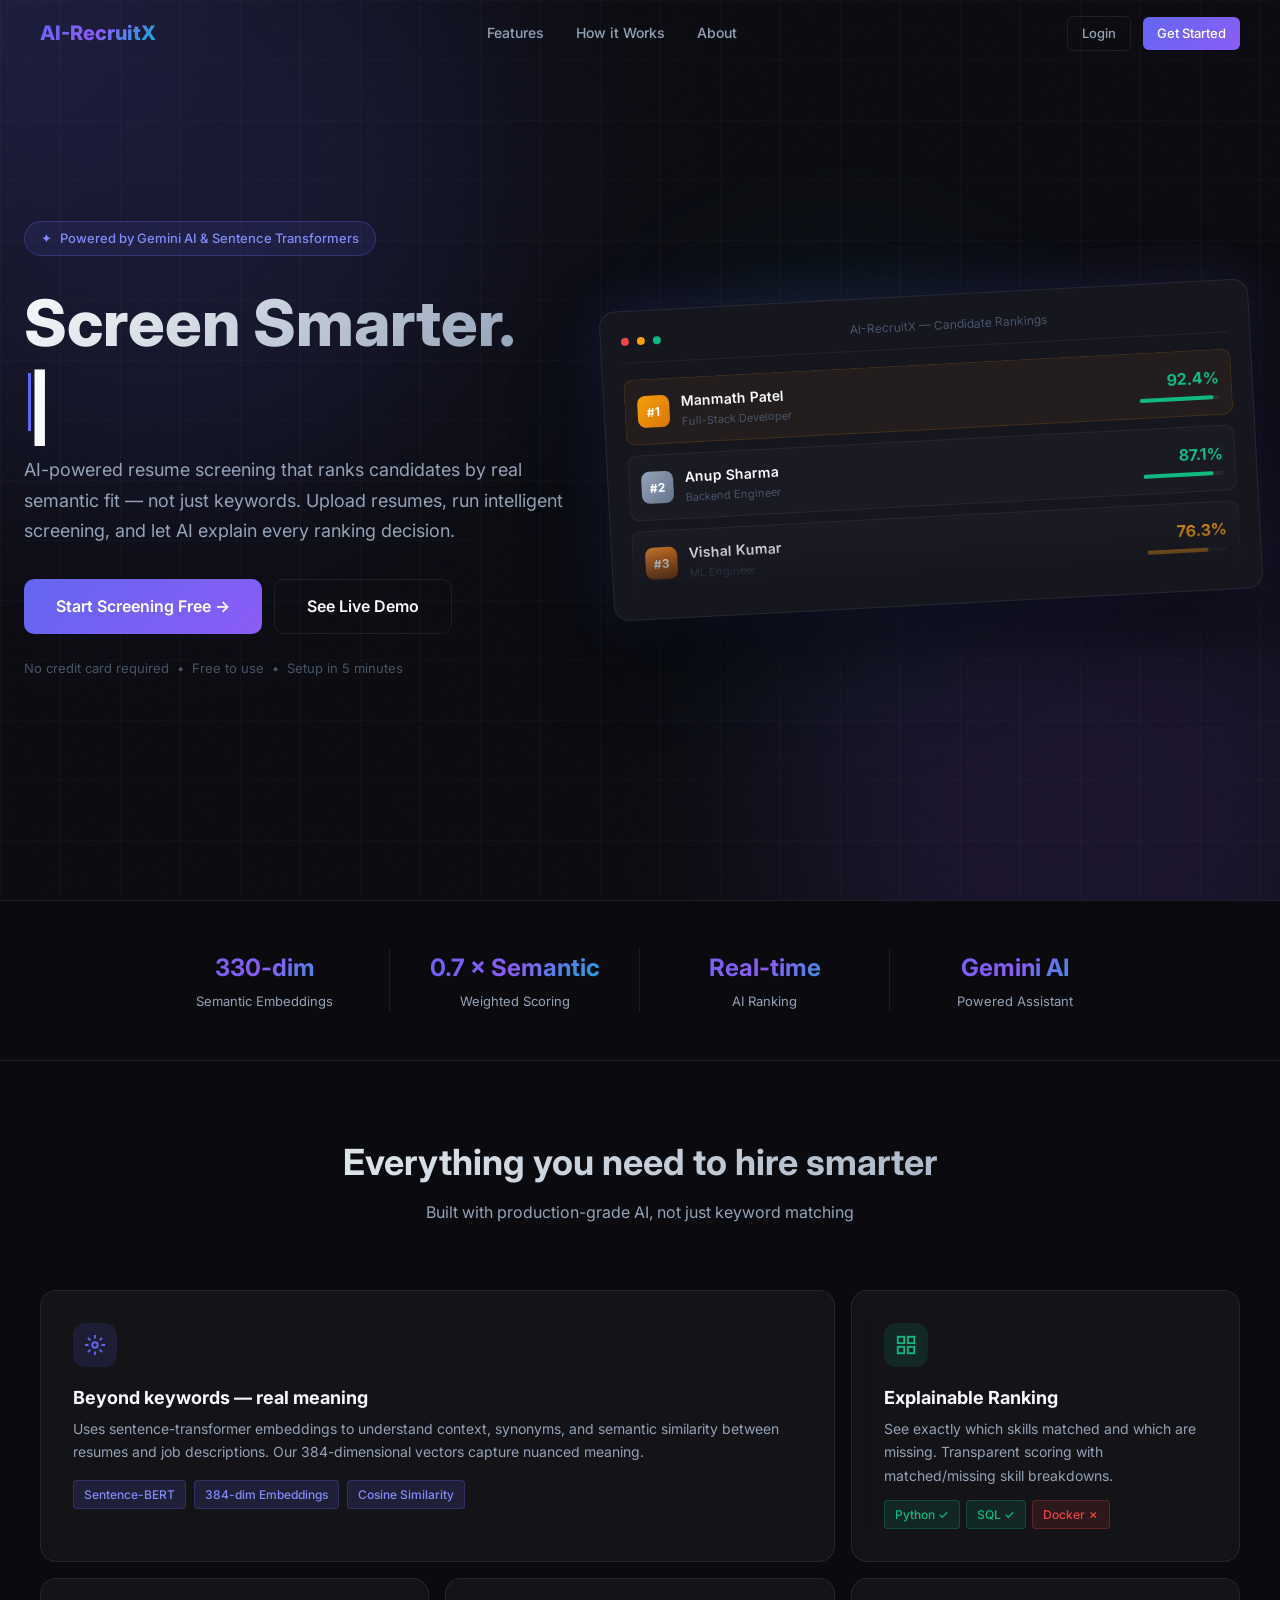
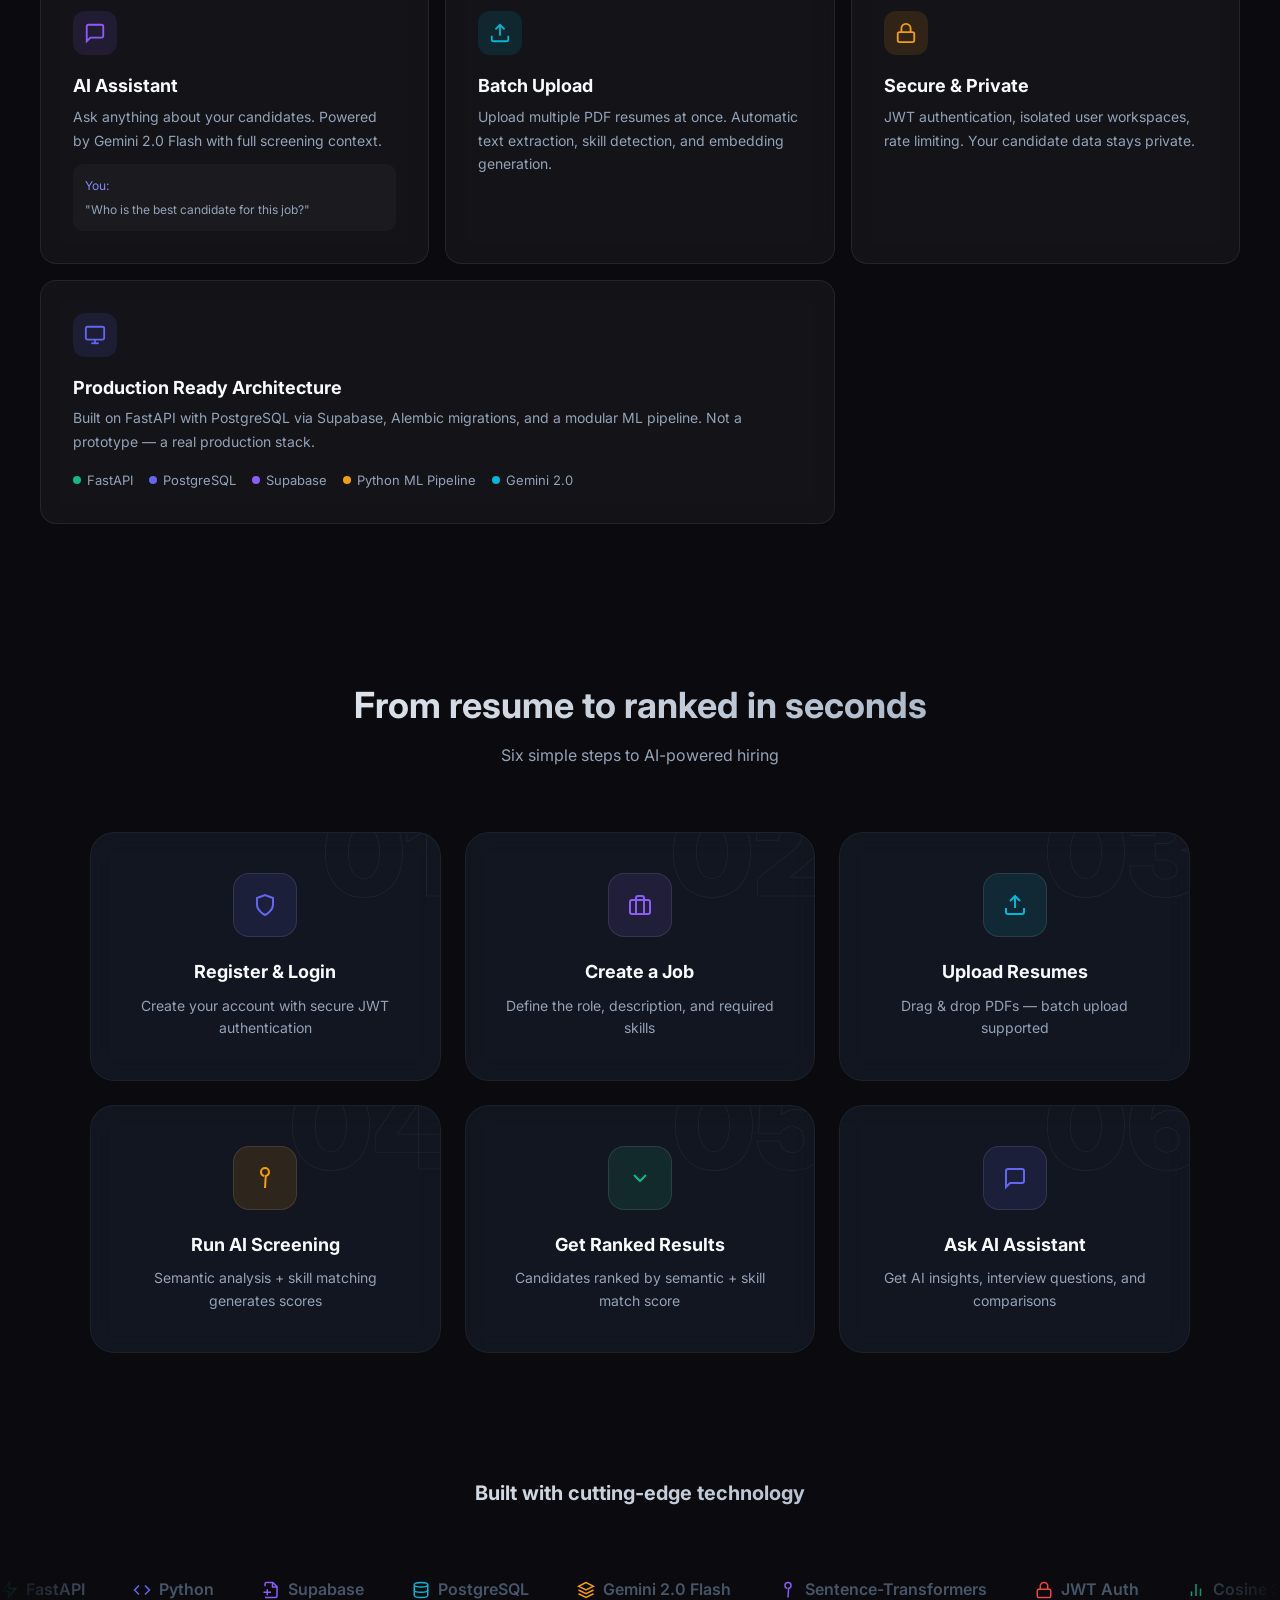
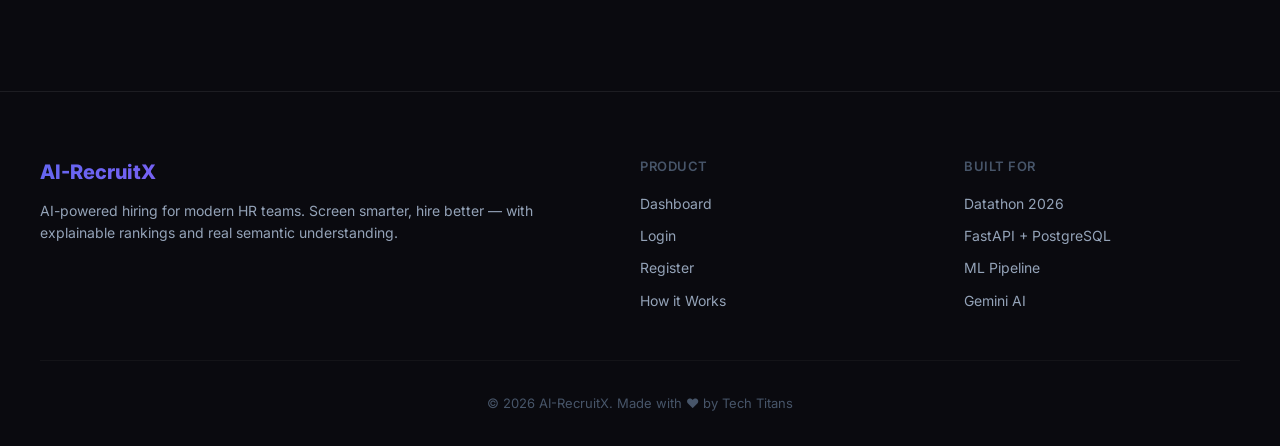
<file: frontend/index.html>
<!DOCTYPE html>
<html lang="en">

<head>
    <meta charset="UTF-8">
    <meta name="viewport" content="width=device-width, initial-scale=1.0">
    <meta name="description"
        content="AI-RecruitX — AI-powered resume screening that ranks candidates by real semantic fit. Upload resumes, run intelligent screening, and let AI explain every ranking decision.">
    <title>AI-RecruitX — AI-Powered Resume Screening & Job Matching</title>
    <link rel="preconnect" href="https://fonts.googleapis.com">
    <link rel="preconnect" href="https://fonts.gstatic.com" crossorigin>
    <link href="https://fonts.googleapis.com/css2?family=Inter:wght@300;400;500;600;700;800;900&display=swap"
        rel="stylesheet">
    <link rel="stylesheet" href="css/styles.css">
</head>

<body>

    <!-- ============ CURSOR GLOW ============ -->
    <div class="cursor-glow" id="cursorGlow"></div>

    <!-- ============ NAVBAR ============ -->
    <nav class="landing-nav" id="landingNav">
        <a href="index.html" class="nav-logo gradient-text-accent">AI-RecruitX</a>
        <ul class="nav-links">
            <li><a href="#features">Features</a></li>
            <li><a href="#how-it-works">How it Works</a></li>
            <li><a href="#tech">About</a></li>
        </ul>
        <div class="nav-actions">
            <a href="login.html" class="btn btn-ghost btn-sm"
                onclick="event.preventDefault(); navigateLanding('login.html');">Login</a>
            <a href="register.html" class="btn btn-primary btn-sm"
                onclick="event.preventDefault(); navigateLanding('register.html');">Get Started</a>
        </div>
    </nav>

    <!-- ============ HERO ============ -->
    <section class="hero">
        <!-- Background layers -->
        <div class="hero-bg">
            <div class="hero-orb"
                style="top:-200px; left:-200px; width:700px; height:700px; background:#6366f1; opacity:0.15; filter:blur(120px); animation: orbMove1 8s ease-in-out infinite;">
            </div>
            <div class="hero-orb"
                style="bottom:-200px; right:-100px; width:600px; height:600px; background:#8b5cf6; opacity:0.12; filter:blur(100px); animation: orbMove2 11s ease-in-out infinite;">
            </div>
            <div class="hero-orb"
                style="top:30%; left:50%; width:400px; height:400px; background:#06b6d4; opacity:0.08; filter:blur(80px); animation: orbMove3 14s ease-in-out infinite;">
            </div>
            <div class="hero-noise"></div>
            <div class="hero-grid"></div>
        </div>

        <!-- Hero content -->
        <div class="hero-content"
            style="max-width:1400px; margin:0 auto; display:flex; align-items:center; justify-content:space-between; gap:40px; text-align:left; padding-top:0px; width:100%;">
            <!-- Left Column: Text -->
            <div style="flex: 0 1 600px; min-width: 0;">
                <div class="hero-badge" style="margin-left:0; align-items:flex-start;">
                    <span>✦</span> Powered by Gemini AI &amp; Sentence Transformers
                </div>

                <h1 class="hero-headline" style="font-size:64px; text-align:left; margin-left:0;">
                    <span id="typewriterLine1" class="gradient-text"></span><br>
                    <span id="typewriterLine2" class="gradient-text-accent"></span>
                    <span class="typewriter-cursor" id="typewriterCursor">|</span>
                </h1>

                <p class="hero-subtext" style="max-width:100%; margin:24px 0 32px 0; text-align:left; margin-left:0;">
                    AI-powered resume screening that ranks candidates by real semantic
                    fit — not just keywords. Upload resumes, run intelligent screening,
                    and let AI explain every ranking decision.
                </p>

                <div class="hero-cta" style="justify-content:flex-start; margin-left:0;">
                    <a href="register.html" class="btn btn-primary btn-lg"
                        onclick="event.preventDefault(); navigateLanding('register.html');">
                        Start Screening Free →
                    </a>
                    <a href="#how-it-works" class="btn btn-secondary btn-lg">
                        See Live Demo
                    </a>
                </div>

                <p class="hero-trust" style="text-align:left; margin-left:0;">No credit card required &nbsp;•&nbsp; Free
                    to use &nbsp;•&nbsp; Setup in 5 minutes</p>
            </div>

            <!-- Right Column: Mockup -->
            <div style="flex: 0 1 720px; min-width: 400px;">
                <!-- Floating mockup -->
                <div class="hero-mockup" style="margin-top:0;">
                    <div class="mockup-card" style="max-width:720px; transform:rotate(-3deg); width:100%;">
                        <!-- Title bar -->
                        <div
                            style="display:flex; align-items:center; gap:8px; margin-bottom:16px; padding-bottom:12px; border-bottom:1px solid rgba(255,255,255,0.06);">
                            <div style="width:8px; height:8px; border-radius:50%; background:#ef4444;"></div>
                            <div style="width:8px; height:8px; border-radius:50%; background:#f59e0b;"></div>
                            <div style="width:8px; height:8px; border-radius:50%; background:#10b981;"></div>
                            <span
                                style="flex:1; text-align:center; font-size:12px; color:var(--text-tertiary);">AI-RecruitX
                                — Candidate Rankings</span>
                        </div>
                        <!-- Scrolling candidate rows -->
                        <div class="mockup-scroll-viewport">
                            <div class="mockup-scroll-track" id="mockupScrollTrack">
                                <!-- Row 1 -->
                                <div class="mockup-row"
                                    style="background:rgba(245,158,11,0.06); border-color:rgba(245,158,11,0.15);">
                                    <div class="mockup-rank"
                                        style="background:linear-gradient(135deg,#f59e0b,#d97706);">#1
                                    </div>
                                    <div style="flex:1;">
                                        <div style="font-size:14px; font-weight:600;">Manmath Patel</div>
                                        <div style="font-size:11px; color:var(--text-tertiary);">Full-Stack Developer
                                        </div>
                                    </div>
                                    <div style="text-align:right;">
                                        <div style="font-size:16px; font-weight:700; color:#10b981;">92.4%</div>
                                        <div class="mockup-bar">
                                            <div style="width:92.4%; background:#10b981;"></div>
                                        </div>
                                    </div>
                                </div>
                                <!-- Row 2 -->
                                <div class="mockup-row">
                                    <div class="mockup-rank"
                                        style="background:linear-gradient(135deg,#94a3b8,#64748b);">#2
                                    </div>
                                    <div style="flex:1;">
                                        <div style="font-size:14px; font-weight:600;">Anup Sharma</div>
                                        <div style="font-size:11px; color:var(--text-tertiary);">Backend Engineer</div>
                                    </div>
                                    <div style="text-align:right;">
                                        <div style="font-size:16px; font-weight:700; color:#10b981;">87.1%</div>
                                        <div class="mockup-bar">
                                            <div style="width:87.1%; background:#10b981;"></div>
                                        </div>
                                    </div>
                                </div>
                                <!-- Row 3 -->
                                <div class="mockup-row">
                                    <div class="mockup-rank"
                                        style="background:linear-gradient(135deg,#cd7c2f,#b45309);">#3
                                    </div>
                                    <div style="flex:1;">
                                        <div style="font-size:14px; font-weight:600;">Vishal Kumar</div>
                                        <div style="font-size:11px; color:var(--text-tertiary);">ML Engineer</div>
                                    </div>
                                    <div style="text-align:right;">
                                        <div style="font-size:16px; font-weight:700; color:#f59e0b;">76.3%</div>
                                        <div class="mockup-bar">
                                            <div style="width:76.3%; background:#f59e0b;"></div>
                                        </div>
                                    </div>
                                </div>
                                <!-- Row 4 -->
                                <div class="mockup-row">
                                    <div class="mockup-rank">#4</div>
                                    <div style="flex:1;">
                                        <div style="font-size:14px; font-weight:600;">Priya Singh</div>
                                        <div style="font-size:11px; color:var(--text-tertiary);">Data Analyst</div>
                                    </div>
                                    <div style="text-align:right;">
                                        <div style="font-size:16px; font-weight:700; color:#f59e0b;">71.8%</div>
                                        <div class="mockup-bar">
                                            <div style="width:71.8%; background:#f59e0b;"></div>
                                        </div>
                                    </div>
                                </div>
                                <!-- Row 5 -->
                                <div class="mockup-row">
                                    <div class="mockup-rank">#5</div>
                                    <div style="flex:1;">
                                        <div style="font-size:14px; font-weight:600;">Rahul Desai</div>
                                        <div style="font-size:11px; color:var(--text-tertiary);">DevOps Engineer</div>
                                    </div>
                                    <div style="text-align:right;">
                                        <div style="font-size:16px; font-weight:700; color:#ef4444;">64.2%</div>
                                        <div class="mockup-bar">
                                            <div style="width:64.2%; background:#ef4444;"></div>
                                        </div>
                                    </div>
                                </div>
                                <!-- Row 6 -->
                                <div class="mockup-row">
                                    <div class="mockup-rank">#6</div>
                                    <div style="flex:1;">
                                        <div style="font-size:14px; font-weight:600;">Neha Gupta</div>
                                        <div style="font-size:11px; color:var(--text-tertiary);">Frontend Developer
                                        </div>
                                    </div>
                                    <div style="text-align:right;">
                                        <div style="font-size:16px; font-weight:700; color:#ef4444;">58.9%</div>
                                        <div class="mockup-bar">
                                            <div style="width:58.9%; background:#ef4444;"></div>
                                        </div>
                                    </div>
                                </div>
                            </div>
                        </div>
                    </div>
                </div>
            </div>
        </div>
    </section>

    <!-- ============ STATS BAR ============ -->
    <section class="stats-bar">
        <div class="stats-grid">
            <div class="stat-item animate-on-scroll">
                <div class="stat-value gradient-text-accent"><span class="counter" data-target="384">0</span>-dim</div>
                <div class="stat-label">Semantic Embeddings</div>
            </div>
            <div class="stat-item animate-on-scroll">
                <div class="stat-value gradient-text-accent">0.7 × Semantic</div>
                <div class="stat-label">Weighted Scoring</div>
            </div>
            <div class="stat-item animate-on-scroll">
                <div class="stat-value gradient-text-accent">Real-time</div>
                <div class="stat-label">AI Ranking</div>
            </div>
            <div class="stat-item animate-on-scroll">
                <div class="stat-value gradient-text-accent">Gemini AI</div>
                <div class="stat-label">Powered Assistant</div>
            </div>
        </div>
    </section>

    <!-- ============ FEATURES ============ -->
    <section class="section" id="features" style="padding: 80px 40px;">
        <div class="container">
            <div style="text-align:center; margin-bottom:64px;" class="animate-on-scroll">
                <h2 class="gradient-text" style="font-size:36px; margin-bottom:16px;">Everything you need to hire
                    smarter</h2>
                <p style="color:var(--text-secondary); font-size:16px;">Built with production-grade AI, not just keyword
                    matching</p>
            </div>

            <div class="bento-grid">
                <!-- Feature 1 — Semantic Understanding (spans 2) -->
                <div class="card bento-item span-2 animate-on-scroll">
                    <div class="bento-icon" style="background:rgba(99,102,241,0.12);">
                        <svg width="22" height="22" viewBox="0 0 24 24" fill="none" stroke="#6366f1" stroke-width="2">
                            <circle cx="12" cy="12" r="3" />
                            <path
                                d="M12 1v4M12 19v4M4.22 4.22l2.83 2.83M16.95 16.95l2.83 2.83M1 12h4M19 12h4M4.22 19.78l2.83-2.83M16.95 7.05l2.83-2.83" />
                        </svg>
                    </div>
                    <h3>Beyond keywords — real meaning</h3>
                    <p>Uses sentence-transformer embeddings to understand context, synonyms, and semantic similarity
                        between resumes and job descriptions. Our 384-dimensional vectors capture nuanced meaning.</p>
                    <div style="display:flex; gap:8px; margin-top:16px; flex-wrap:wrap;">
                        <span class="tag tag-accent">Sentence-BERT</span>
                        <span class="tag tag-accent">384-dim Embeddings</span>
                        <span class="tag tag-accent">Cosine Similarity</span>
                    </div>
                </div>

                <!-- Feature 2 — Explainable Ranking -->
                <div class="card bento-item animate-on-scroll">
                    <div class="bento-icon" style="background:rgba(16,185,129,0.12);">
                        <svg width="22" height="22" viewBox="0 0 24 24" fill="none" stroke="#10b981" stroke-width="2">
                            <rect x="3" y="3" width="7" height="7" />
                            <rect x="14" y="3" width="7" height="7" />
                            <rect x="14" y="14" width="7" height="7" />
                            <rect x="3" y="14" width="7" height="7" />
                        </svg>
                    </div>
                    <h3>Explainable Ranking</h3>
                    <p>See exactly which skills matched and which are missing. Transparent scoring with matched/missing
                        skill breakdowns.</p>
                    <div style="display:flex; gap:6px; margin-top:12px; flex-wrap:wrap;">
                        <span class="tag tag-success">Python ✓</span>
                        <span class="tag tag-success">SQL ✓</span>
                        <span class="tag tag-danger">Docker ✗</span>
                    </div>
                </div>

                <!-- Feature 3 — AI Assistant -->
                <div class="card bento-item animate-on-scroll">
                    <div class="bento-icon" style="background:rgba(139,92,246,0.12);">
                        <svg width="22" height="22" viewBox="0 0 24 24" fill="none" stroke="#8b5cf6" stroke-width="2">
                            <path d="M21 15a2 2 0 01-2 2H7l-4 4V5a2 2 0 012-2h14a2 2 0 012 2z" />
                        </svg>
                    </div>
                    <h3>AI Assistant</h3>
                    <p>Ask anything about your candidates. Powered by Gemini 2.0 Flash with full screening context.</p>
                    <div
                        style="margin-top:12px; background:rgba(255,255,255,0.03); border-radius:10px; padding:12px; font-size:12px; color:var(--text-secondary);">
                        <div style="color:var(--accent-hover); margin-bottom:4px;">You:</div>
                        "Who is the best candidate for this job?"
                    </div>
                </div>

                <!-- Feature 4 — Batch Upload -->
                <div class="card bento-item animate-on-scroll">
                    <div class="bento-icon" style="background:rgba(6,182,212,0.12);">
                        <svg width="22" height="22" viewBox="0 0 24 24" fill="none" stroke="#06b6d4" stroke-width="2">
                            <path d="M21 15v4a2 2 0 01-2 2H5a2 2 0 01-2-2v-4" />
                            <polyline points="17 8 12 3 7 8" />
                            <line x1="12" y1="3" x2="12" y2="15" />
                        </svg>
                    </div>
                    <h3>Batch Upload</h3>
                    <p>Upload multiple PDF resumes at once. Automatic text extraction, skill detection, and embedding
                        generation.</p>
                </div>

                <!-- Feature 5 — Secure -->
                <div class="card bento-item animate-on-scroll">
                    <div class="bento-icon" style="background:rgba(245,158,11,0.12);">
                        <svg width="22" height="22" viewBox="0 0 24 24" fill="none" stroke="#f59e0b" stroke-width="2">
                            <rect x="3" y="11" width="18" height="11" rx="2" ry="2" />
                            <path d="M7 11V7a5 5 0 0110 0v4" />
                        </svg>
                    </div>
                    <h3>Secure & Private</h3>
                    <p>JWT authentication, isolated user workspaces, rate limiting. Your candidate data stays private.
                    </p>
                </div>

                <!-- Feature 6 — Architecture (spans 2) -->
                <div class="card bento-item span-2 animate-on-scroll">
                    <div class="bento-icon" style="background:rgba(99,102,241,0.12);">
                        <svg width="22" height="22" viewBox="0 0 24 24" fill="none" stroke="#6366f1" stroke-width="2">
                            <rect x="2" y="3" width="20" height="14" rx="2" />
                            <line x1="8" y1="21" x2="16" y2="21" />
                            <line x1="12" y1="17" x2="12" y2="21" />
                        </svg>
                    </div>
                    <h3>Production Ready Architecture</h3>
                    <p>Built on FastAPI with PostgreSQL via Supabase, Alembic migrations, and a modular ML pipeline. Not
                        a prototype — a real production stack.</p>
                    <div style="display:flex; gap:16px; margin-top:16px; flex-wrap:wrap;">
                        <span
                            style="display:flex; align-items:center; gap:6px; font-size:13px; color:var(--text-secondary);">
                            <span style="width:8px; height:8px; border-radius:50%; background:#10b981;"></span> FastAPI
                        </span>
                        <span
                            style="display:flex; align-items:center; gap:6px; font-size:13px; color:var(--text-secondary);">
                            <span style="width:8px; height:8px; border-radius:50%; background:#6366f1;"></span>
                            PostgreSQL
                        </span>
                        <span
                            style="display:flex; align-items:center; gap:6px; font-size:13px; color:var(--text-secondary);">
                            <span style="width:8px; height:8px; border-radius:50%; background:#8b5cf6;"></span> Supabase
                        </span>
                        <span
                            style="display:flex; align-items:center; gap:6px; font-size:13px; color:var(--text-secondary);">
                            <span style="width:8px; height:8px; border-radius:50%; background:#f59e0b;"></span> Python
                            ML Pipeline
                        </span>
                        <span
                            style="display:flex; align-items:center; gap:6px; font-size:13px; color:var(--text-secondary);">
                            <span style="width:8px; height:8px; border-radius:50%; background:#06b6d4;"></span> Gemini
                            2.0
                        </span>
                    </div>
                </div>
            </div>
        </div>
    </section>

    <!-- ============ HOW IT WORKS ============ -->
    <section class="section" id="how-it-works" style="padding: 80px 40px;">
        <div class="container">
            <div style="text-align:center; margin-bottom:64px;" class="animate-on-scroll">
                <h2 class="gradient-text" style="font-size:36px; margin-bottom:16px;">From resume to ranked in seconds
                </h2>
                <p style="color:var(--text-secondary); font-size:16px;">Six simple steps to AI-powered hiring</p>
            </div>

            <div class="steps-grid">
                <div class="card step-card animate-on-scroll">
                    <div class="step-number">01</div>
                    <div class="step-icon" style="background:rgba(99,102,241,0.12);">
                        <svg width="24" height="24" viewBox="0 0 24 24" fill="none" stroke="#6366f1" stroke-width="2">
                            <path d="M12 22s8-4 8-10V5l-8-3-8 3v7c0 6 8 10 8 10z" />
                        </svg>
                    </div>
                    <h3>Register & Login</h3>
                    <p>Create your account with secure JWT authentication</p>
                </div>
                <div class="card step-card animate-on-scroll">
                    <div class="step-number">02</div>
                    <div class="step-icon" style="background:rgba(139,92,246,0.12);">
                        <svg width="24" height="24" viewBox="0 0 24 24" fill="none" stroke="#8b5cf6" stroke-width="2">
                            <rect x="2" y="7" width="20" height="14" rx="2" ry="2" />
                            <path d="M16 21V5a2 2 0 00-2-2h-4a2 2 0 00-2 2v16" />
                        </svg>
                    </div>
                    <h3>Create a Job</h3>
                    <p>Define the role, description, and required skills</p>
                </div>
                <div class="card step-card animate-on-scroll">
                    <div class="step-number">03</div>
                    <div class="step-icon" style="background:rgba(6,182,212,0.12);">
                        <svg width="24" height="24" viewBox="0 0 24 24" fill="none" stroke="#06b6d4" stroke-width="2">
                            <path d="M21 15v4a2 2 0 01-2 2H5a2 2 0 01-2-2v-4" />
                            <polyline points="17 8 12 3 7 8" />
                            <line x1="12" y1="3" x2="12" y2="15" />
                        </svg>
                    </div>
                    <h3>Upload Resumes</h3>
                    <p>Drag & drop PDFs — batch upload supported</p>
                </div>
                <div class="card step-card animate-on-scroll">
                    <div class="step-number">04</div>
                    <div class="step-icon" style="background:rgba(245,158,11,0.12);">
                        <svg width="24" height="24" viewBox="0 0 24 24" fill="none" stroke="#f59e0b" stroke-width="2">
                            <path d="M12 2a4 4 0 014 4c0 1.95-1.4 3.58-3.25 3.93L12 22" />
                            <path d="M12 2a4 4 0 00-4 4c0 1.95 1.4 3.58 3.25 3.93" />
                        </svg>
                    </div>
                    <h3>Run AI Screening</h3>
                    <p>Semantic analysis + skill matching generates scores</p>
                </div>
                <div class="card step-card animate-on-scroll">
                    <div class="step-number">05</div>
                    <div class="step-icon" style="background:rgba(16,185,129,0.12);">
                        <svg width="24" height="24" viewBox="0 0 24 24" fill="none" stroke="#10b981" stroke-width="2">
                            <path d="M6 9l6 6 6-6" />
                        </svg>
                    </div>
                    <h3>Get Ranked Results</h3>
                    <p>Candidates ranked by semantic + skill match score</p>
                </div>
                <div class="card step-card animate-on-scroll">
                    <div class="step-number">06</div>
                    <div class="step-icon" style="background:rgba(99,102,241,0.12);">
                        <svg width="24" height="24" viewBox="0 0 24 24" fill="none" stroke="#6366f1" stroke-width="2">
                            <path d="M21 15a2 2 0 01-2 2H7l-4 4V5a2 2 0 012-2h14a2 2 0 012 2z" />
                        </svg>
                    </div>
                    <h3>Ask AI Assistant</h3>
                    <p>Get AI insights, interview questions, and comparisons</p>
                </div>
            </div>
        </div>
    </section>

    <!-- ============ TECH MARQUEE ============ -->
    <section class="section" id="tech" style="padding: 48px 0;">
        <div style="text-align:center; margin-bottom:32px;" class="animate-on-scroll">
            <h3 class="gradient-text" style="font-size:20px;">Built with cutting-edge technology</h3>
        </div>
        <div class="marquee-container">
            <div class="marquee-track">
                <span class="marquee-item"><svg width="18" height="18" viewBox="0 0 24 24" fill="none" stroke="#10b981"
                        stroke-width="2">
                        <polygon points="13 2 3 14 12 14 11 22 21 10 12 10 13 2" />
                    </svg> FastAPI</span>
                <span class="marquee-item"><svg width="18" height="18" viewBox="0 0 24 24" fill="none" stroke="#6366f1"
                        stroke-width="2">
                        <polyline points="16 18 22 12 16 6" />
                        <polyline points="8 6 2 12 8 18" />
                    </svg> Python</span>
                <span class="marquee-item"><svg width="18" height="18" viewBox="0 0 24 24" fill="none" stroke="#8b5cf6"
                        stroke-width="2">
                        <path d="M4 7V4a2 2 0 012-2h8.5L20 7.5V20a2 2 0 01-2 2H4" />
                        <polyline points="14 2 14 8 20 8" />
                        <path d="M2 15h10" />
                        <path d="M7 11v8" />
                    </svg> Supabase</span>
                <span class="marquee-item"><svg width="18" height="18" viewBox="0 0 24 24" fill="none" stroke="#06b6d4"
                        stroke-width="2">
                        <ellipse cx="12" cy="5" rx="9" ry="3" />
                        <path d="M21 12c0 1.66-4 3-9 3s-9-1.34-9-3" />
                        <path d="M3 5v14c0 1.66 4 3 9 3s9-1.34 9-3V5" />
                    </svg> PostgreSQL</span>
                <span class="marquee-item"><svg width="18" height="18" viewBox="0 0 24 24" fill="none" stroke="#f59e0b"
                        stroke-width="2">
                        <path d="M12 2L2 7l10 5 10-5-10-5z" />
                        <path d="M2 17l10 5 10-5" />
                        <path d="M2 12l10 5 10-5" />
                    </svg> Gemini 2.0 Flash</span>
                <span class="marquee-item"><svg width="18" height="18" viewBox="0 0 24 24" fill="none" stroke="#8b5cf6"
                        stroke-width="2">
                        <path d="M12 2a4 4 0 014 4c0 1.95-1.4 3.58-3.25 3.93L12 22" />
                        <path d="M12 2a4 4 0 00-4 4c0 1.95 1.4 3.58 3.25 3.93" />
                    </svg> Sentence-Transformers</span>
                <span class="marquee-item"><svg width="18" height="18" viewBox="0 0 24 24" fill="none" stroke="#ef4444"
                        stroke-width="2">
                        <rect x="3" y="11" width="18" height="11" rx="2" ry="2" />
                        <path d="M7 11V7a5 5 0 0110 0v4" />
                    </svg> JWT Auth</span>
                <span class="marquee-item"><svg width="18" height="18" viewBox="0 0 24 24" fill="none" stroke="#10b981"
                        stroke-width="2">
                        <path d="M18 20V10M12 20V4M6 20v-6" />
                    </svg> Cosine Similarity</span>
                <span class="marquee-item"><svg width="18" height="18" viewBox="0 0 24 24" fill="none" stroke="#10b981"
                        stroke-width="2">
                        <polygon points="13 2 3 14 12 14 11 22 21 10 12 10 13 2" />
                    </svg> FastAPI</span>
                <span class="marquee-item"><svg width="18" height="18" viewBox="0 0 24 24" fill="none" stroke="#6366f1"
                        stroke-width="2">
                        <polyline points="16 18 22 12 16 6" />
                        <polyline points="8 6 2 12 8 18" />
                    </svg> Python</span>
                <span class="marquee-item"><svg width="18" height="18" viewBox="0 0 24 24" fill="none" stroke="#8b5cf6"
                        stroke-width="2">
                        <path d="M4 7V4a2 2 0 012-2h8.5L20 7.5V20a2 2 0 01-2 2H4" />
                        <polyline points="14 2 14 8 20 8" />
                        <path d="M2 15h10" />
                        <path d="M7 11v8" />
                    </svg> Supabase</span>
                <span class="marquee-item"><svg width="18" height="18" viewBox="0 0 24 24" fill="none" stroke="#06b6d4"
                        stroke-width="2">
                        <ellipse cx="12" cy="5" rx="9" ry="3" />
                        <path d="M21 12c0 1.66-4 3-9 3s-9-1.34-9-3" />
                        <path d="M3 5v14c0 1.66 4 3 9 3s9-1.34 9-3V5" />
                    </svg> PostgreSQL</span>
                <span class="marquee-item"><svg width="18" height="18" viewBox="0 0 24 24" fill="none" stroke="#f59e0b"
                        stroke-width="2">
                        <path d="M12 2L2 7l10 5 10-5-10-5z" />
                        <path d="M2 17l10 5 10-5" />
                        <path d="M2 12l10 5 10-5" />
                    </svg> Gemini 2.0 Flash</span>
                <span class="marquee-item"><svg width="18" height="18" viewBox="0 0 24 24" fill="none" stroke="#8b5cf6"
                        stroke-width="2">
                        <path d="M12 2a4 4 0 014 4c0 1.95-1.4 3.58-3.25 3.93L12 22" />
                        <path d="M12 2a4 4 0 00-4 4c0 1.95 1.4 3.58 3.25 3.93" />
                    </svg> Sentence-Transformers</span>
                <span class="marquee-item"><svg width="18" height="18" viewBox="0 0 24 24" fill="none" stroke="#ef4444"
                        stroke-width="2">
                        <rect x="3" y="11" width="18" height="11" rx="2" ry="2" />
                        <path d="M7 11V7a5 5 0 0110 0v4" />
                    </svg> JWT Auth</span>
                <span class="marquee-item"><svg width="18" height="18" viewBox="0 0 24 24" fill="none" stroke="#10b981"
                        stroke-width="2">
                        <path d="M18 20V10M12 20V4M6 20v-6" />
                    </svg> Cosine Similarity</span>
            </div>
        </div>
    </section>

    <!-- ============ FOOTER ============ -->
    <footer class="landing-footer">
        <div class="footer-grid">
            <div>
                <div class="nav-logo gradient-text-accent" style="font-size:20px; font-weight:800; margin-bottom:4px;">
                    AI-RecruitX</div>
                <p class="footer-tagline">AI-powered hiring for modern HR teams. Screen smarter, hire better — with
                    explainable rankings and real semantic understanding.</p>
            </div>
            <div>
                <div class="footer-heading">Product</div>
                <ul class="footer-links">
                    <li><a href="dashboard.html">Dashboard</a></li>
                    <li><a href="login.html">Login</a></li>
                    <li><a href="register.html">Register</a></li>
                    <li><a href="#how-it-works">How it Works</a></li>
                </ul>
            </div>
            <div>
                <div class="footer-heading">Built For</div>
                <ul class="footer-links">
                    <li><a href="#">Datathon 2026</a></li>
                    <li><a href="#">FastAPI + PostgreSQL</a></li>
                    <li><a href="#">ML Pipeline</a></li>
                    <li><a href="#">Gemini AI</a></li>
                </ul>
            </div>
        </div>
        <div class="footer-bottom">
            <p>© 2026 AI-RecruitX. Made with ♥ by Tech Titans</p>
        </div>
    </footer>

    <!-- ============ SCRIPTS ============ -->
    <script src="js/auth.js"></script>
    <script src="js/api.js"></script>
    <script src="js/utils.js"></script>
    <script>
        // Page transition helper for landing page
        function navigateLanding(page) {
            document.body.style.opacity = '0';
            document.body.style.transition = 'opacity 0.3s ease';
            setTimeout(() => { window.location.href = page; }, 300);
        }

        // Navbar scroll effect
        window.addEventListener('scroll', () => {
            const nav = document.getElementById('landingNav');
            if (window.scrollY > 50) {
                nav.classList.add('scrolled');
            } else {
                nav.classList.remove('scrolled');
            }
        });

        // Cursor glow effect
        const cursorGlow = document.getElementById('cursorGlow');
        document.addEventListener('mousemove', (e) => {
            cursorGlow.style.left = e.clientX + 'px';
            cursorGlow.style.top = e.clientY + 'px';
        });

        // Typewriter effect
        function typeWriter(elementId, text, speed, callback) {
            const el = document.getElementById(elementId);
            let i = 0;
            function type() {
                if (i < text.length) {
                    el.textContent += text.charAt(i);
                    i++;
                    setTimeout(type, speed);
                } else if (callback) {
                    callback();
                }
            }
            type();
        }

        // Start typewriter after delay
        setTimeout(() => {
            typeWriter('typewriterLine1', 'Screen Smarter.', 60, () => {
                setTimeout(() => {
                    typeWriter('typewriterLine2', 'Hire Better.', 60, () => {
                        // Hide cursor after typing done
                        setTimeout(() => {
                            document.getElementById('typewriterCursor').style.display = 'none';
                        }, 1500);
                    });
                }, 200);
            });
        }, 800);

        // Counter animation on scroll
        const counterObserver = new IntersectionObserver((entries) => {
            entries.forEach(entry => {
                if (entry.isIntersecting) {
                    const el = entry.target;
                    const target = parseInt(el.dataset.target);
                    if (target) {
                        animateCounter(el, target, 2000);
                    }
                    counterObserver.unobserve(el);
                }
            });
        }, { threshold: 0.5 });

        document.querySelectorAll('.counter').forEach(el => {
            counterObserver.observe(el);
        });
    </script>

</body>

</html>
</file>
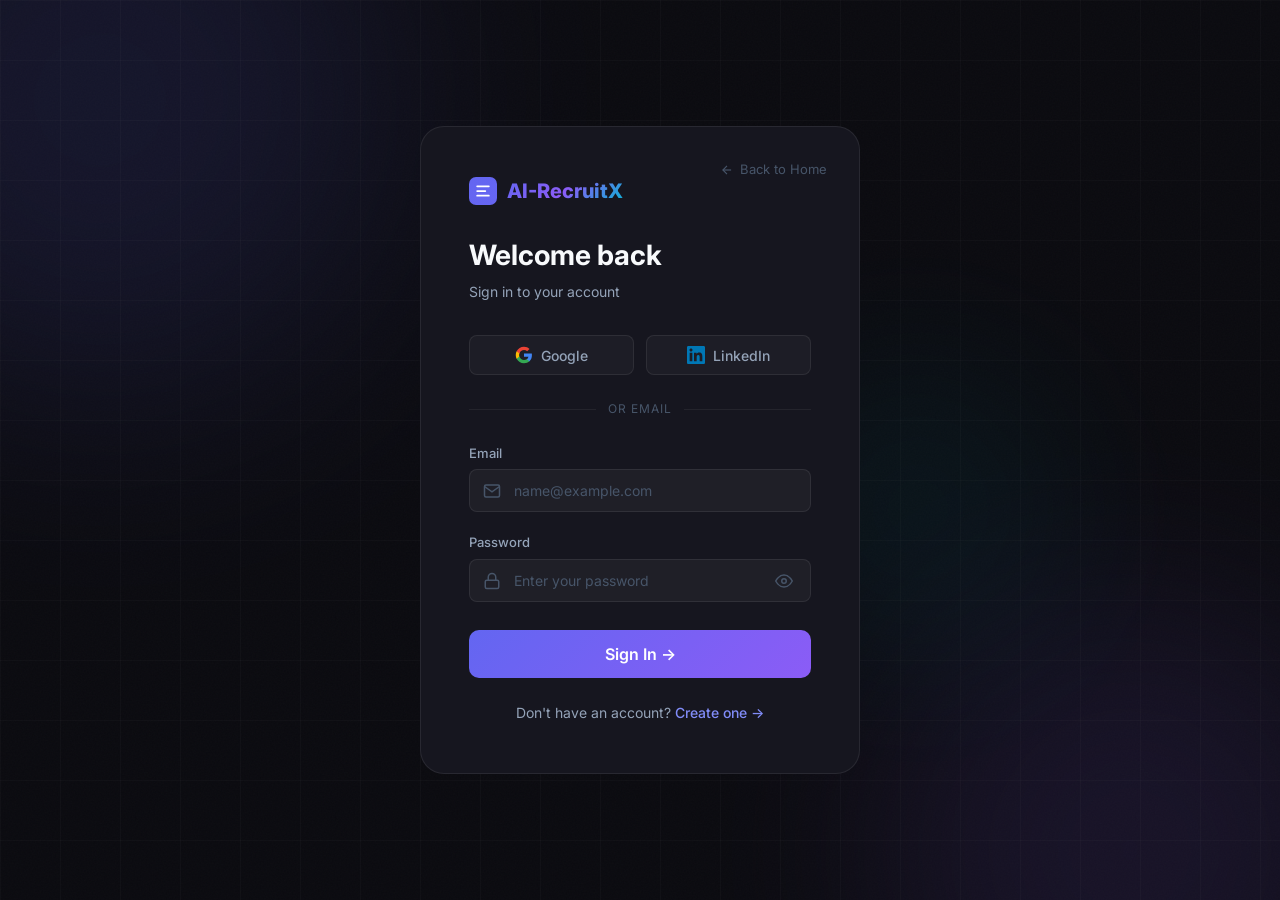
<file: frontend/login.html>
<!DOCTYPE html>
<html lang="en">
<head>
    <meta charset="UTF-8">
    <meta name="viewport" content="width=device-width, initial-scale=1.0">
    <meta name="description" content="Sign in to AI-RecruitX — your AI-powered resume screening dashboard.">
    <title>Login — AI-RecruitX</title>
    <link rel="preconnect" href="https://fonts.googleapis.com">
    <link rel="preconnect" href="https://fonts.gstatic.com" crossorigin>
    <link href="https://fonts.googleapis.com/css2?family=Inter:wght@300;400;500;600;700;800;900&display=swap" rel="stylesheet">
    <link rel="stylesheet" href="css/styles.css">
</head>
<body>

<div class="auth-wrapper">
    <!-- Background orbs -->
    <div class="hero-bg">
        <div class="hero-orb" style="top:-200px; left:-200px; width:600px; height:600px; background:#6366f1; opacity:0.12; filter:blur(120px); animation: orbMove1 8s ease-in-out infinite;"></div>
        <div class="hero-orb" style="bottom:-200px; right:-100px; width:500px; height:500px; background:#8b5cf6; opacity:0.1; filter:blur(100px); animation: orbMove2 11s ease-in-out infinite;"></div>
        <div class="hero-orb" style="top:40%; left:60%; width:300px; height:300px; background:#06b6d4; opacity:0.06; filter:blur(80px); animation: orbMove3 14s ease-in-out infinite;"></div>
        <div class="hero-noise"></div>
        <div class="hero-grid"></div>
    </div>

    <!-- Login Card -->
    <div class="auth-card">
        <a href="index.html" style="position:absolute; top:32px; right:32px; color:var(--text-tertiary); font-size:13px; display:flex; align-items:center; gap:6px; text-decoration:none; transition:color 0.2s;" onmouseover="this.style.color='var(--text-primary)'" onmouseout="this.style.color='var(--text-tertiary)'">
            <svg width="14" height="14" viewBox="0 0 24 24" fill="none" stroke="currentColor" stroke-width="2"><line x1="19" y1="12" x2="5" y2="12"/><polyline points="12 19 5 12 12 5"/></svg>
            Back to Home
        </a>

        <div class="auth-logo">
            <svg width="28" height="28" viewBox="0 0 24 24" fill="none"><rect width="24" height="24" rx="6" fill="url(#lgLogin)"/><defs><linearGradient id="lgLogin" x1="0" y1="0" x2="24" y2="24"><stop stop-color="#6366f1"/><stop offset="0.5" stop-color="#8b5cf6"/><stop offset="1" stop-color="#06b6d4"/></linearGradient></defs><path d="M7 8h10M7 12h7M7 16h10" stroke="#fff" stroke-width="1.5" stroke-linecap="round"/></svg>
            <span class="gradient-text-accent">AI-RecruitX</span>
        </div>

        <h1>Welcome back</h1>
        <p class="auth-subtitle">Sign in to your account</p>

        <div class="social-login" style="display:flex; gap:12px; margin-bottom:24px;">
            <button type="button" class="btn" style="flex:1; background:rgba(255,255,255,0.03); border:1px solid rgba(255,255,255,0.08); color:var(--text-secondary);" onclick="showToast('Google login coming soon!', 'info')">
                <svg width="18" height="18" viewBox="0 0 24 24" fill="#fff"><path d="M22.56 12.25c0-.78-.07-1.53-.2-2.25H12v4.26h5.92c-.26 1.37-1.04 2.53-2.21 3.31v2.77h3.57c2.08-1.92 3.28-4.74 3.28-8.09z" fill="#4285F4"/><path d="M12 23c2.97 0 5.46-.98 7.28-2.66l-3.57-2.77c-.98.66-2.23 1.06-3.71 1.06-2.86 0-5.29-1.93-6.16-4.53H2.18v2.84C3.99 20.53 7.7 23 12 23z" fill="#34A853"/><path d="M5.84 14.09c-.22-.66-.35-1.36-.35-2.09s.13-1.43.35-2.09V7.07H2.18C1.43 8.55 1 10.22 1 12s.43 3.45 1.18 4.93l2.85-2.22.81-.62z" fill="#FBBC05"/><path d="M12 5.38c1.62 0 3.06.56 4.21 1.64l3.15-3.15C17.45 2.09 14.97 1 12 1 7.7 1 3.99 3.47 2.18 7.07l3.66 2.84c.87-2.6 3.3-4.53 6.16-4.53z" fill="#EA4335"/></svg>
                Google
            </button>
            <button type="button" class="btn" style="flex:1; background:rgba(255,255,255,0.03); border:1px solid rgba(255,255,255,0.08); color:var(--text-secondary);" onclick="showToast('LinkedIn login coming soon!', 'info')">
                <svg width="18" height="18" viewBox="0 0 24 24" fill="#0077b5"><path d="M20.447 20.452h-3.554v-5.569c0-1.328-.027-3.037-1.852-3.037-1.853 0-2.136 1.445-2.136 2.939v5.667H9.351V9h3.414v1.561h.046c.477-.9 1.637-1.85 3.37-1.85 3.601 0 4.267 2.37 4.267 5.455v6.286zM5.337 7.433c-1.144 0-2.063-.926-2.063-2.065 0-1.138.92-2.063 2.063-2.063 1.14 0 2.064.925 2.064 2.063 0 1.139-.925 2.065-2.064 2.065zm1.782 13.019H3.555V9h3.564v11.452zM22.225 0H1.771C.792 0 0 .774 0 1.729v20.542C0 23.227.792 24 1.771 24h20.451C23.2 24 24 23.227 24 22.271V1.729C24 .774 23.2 0 22.222 0h.003z"/></svg>
                LinkedIn
            </button>
        </div>
        <div style="display:flex; align-items:center; gap:12px; margin-bottom:24px;">
            <div style="flex:1; height:1px; background:rgba(255,255,255,0.06);"></div>
            <span style="font-size:12px; color:var(--text-tertiary); text-transform:uppercase; letter-spacing:1px;">Or email</span>
            <div style="flex:1; height:1px; background:rgba(255,255,255,0.06);"></div>
        </div>

        <div class="error-box" id="errorBox">
            <svg width="16" height="16" viewBox="0 0 24 24" fill="none" stroke="currentColor" stroke-width="2"><circle cx="12" cy="12" r="10"/><line x1="15" y1="9" x2="9" y2="15"/><line x1="9" y1="9" x2="15" y2="15"/></svg>
            <span id="errorMessage"></span>
        </div>

        <form id="loginForm" onsubmit="handleLogin(event)">
            <div class="form-group">
                <label class="form-label">Email</label>
                <div class="input-wrapper">
                    <svg class="input-icon" viewBox="0 0 24 24" fill="none" stroke="currentColor" stroke-width="2"><path d="M4 4h16c1.1 0 2 .9 2 2v12c0 1.1-.9 2-2 2H4c-1.1 0-2-.9-2-2V6c0-1.1.9-2 2-2z"/><polyline points="22,6 12,13 2,6"/></svg>
                    <input type="email" id="loginEmail" placeholder="name@example.com" required autocomplete="email">
                </div>
            </div>

            <div class="form-group">
                <label class="form-label">Password</label>
                <div class="input-wrapper">
                    <svg class="input-icon" viewBox="0 0 24 24" fill="none" stroke="currentColor" stroke-width="2"><rect x="3" y="11" width="18" height="11" rx="2" ry="2"/><path d="M7 11V7a5 5 0 0110 0v4"/></svg>
                    <input type="password" id="loginPassword" placeholder="Enter your password" required autocomplete="current-password">
                    <button type="button" class="eye-toggle" onclick="togglePasswordVisibility('loginPassword', this)">
                        <svg width="18" height="18" viewBox="0 0 24 24" fill="none" stroke="currentColor" stroke-width="2"><path d="M1 12s4-8 11-8 11 8 11 8-4 8-11 8-11-8-11-8z"/><circle cx="12" cy="12" r="3"/></svg>
                    </button>
                </div>
            </div>

            <button type="submit" class="btn btn-primary btn-lg" id="loginBtn" style="width:100%; margin-top:8px;">
                <span id="loginBtnText">Sign In →</span>
                <div class="spinner" id="loginSpinner" style="display:none;"></div>
            </button>
        </form>

        <div class="auth-footer">
            Don't have an account? <a href="register.html" onclick="event.preventDefault(); navigate('register.html');">Create one →</a>
        </div>
    </div>
</div>

<script src="js/auth.js"></script>
<script src="js/api.js"></script>
<script src="js/utils.js"></script>
<script>
    // Redirect if already logged in
    redirectIfLoggedIn();

    function togglePasswordVisibility(inputId, btn) {
        const input = document.getElementById(inputId);
        const isPassword = input.type === 'password';
        input.type = isPassword ? 'text' : 'password';
        btn.innerHTML = isPassword
            ? '<svg width="18" height="18" viewBox="0 0 24 24" fill="none" stroke="currentColor" stroke-width="2"><path d="M17.94 17.94A10.07 10.07 0 0112 20c-7 0-11-8-11-8a18.45 18.45 0 015.06-5.94M9.9 4.24A9.12 9.12 0 0112 4c7 0 11 8 11 8a18.5 18.5 0 01-2.16 3.19m-6.72-1.07a3 3 0 11-4.24-4.24"/><line x1="1" y1="1" x2="23" y2="23"/></svg>'
            : '<svg width="18" height="18" viewBox="0 0 24 24" fill="none" stroke="currentColor" stroke-width="2"><path d="M1 12s4-8 11-8 11 8 11 8-4 8-11 8-11-8-11-8z"/><circle cx="12" cy="12" r="3"/></svg>';
    }

    function showError(msg) {
        const box = document.getElementById('errorBox');
        document.getElementById('errorMessage').textContent = msg;
        box.classList.add('visible');
    }

    function hideError() {
        document.getElementById('errorBox').classList.remove('visible');
    }

    function setLoading(loading) {
        const btn = document.getElementById('loginBtn');
        const text = document.getElementById('loginBtnText');
        const spinner = document.getElementById('loginSpinner');
        btn.disabled = loading;
        text.style.display = loading ? 'none' : 'inline';
        spinner.style.display = loading ? 'block' : 'none';
    }

    async function handleLogin(e) {
        e.preventDefault();
        hideError();

        const email = document.getElementById('loginEmail').value.trim();
        const password = document.getElementById('loginPassword').value;

        if (!email || !password) {
            showError('Please fill in all fields.');
            return;
        }

        setLoading(true);

        try {
            const data = await apiLogin(email, password);
            // Decode JWT to get user info
            const tokenPayload = JSON.parse(atob(data.access_token.split('.')[1]));
            const user = {
                id: tokenPayload.user_id,
                email: tokenPayload.email,
                name: tokenPayload.email.split('@')[0] // fallback
            };
            saveAuth(data.access_token, user);
            showToast('Welcome back!', 'success');
            setTimeout(() => navigate('dashboard.html'), 500);
        } catch (err) {
            showError(err.message);
            setLoading(false);
        }
    }
</script>

</body>
</html>
</file>
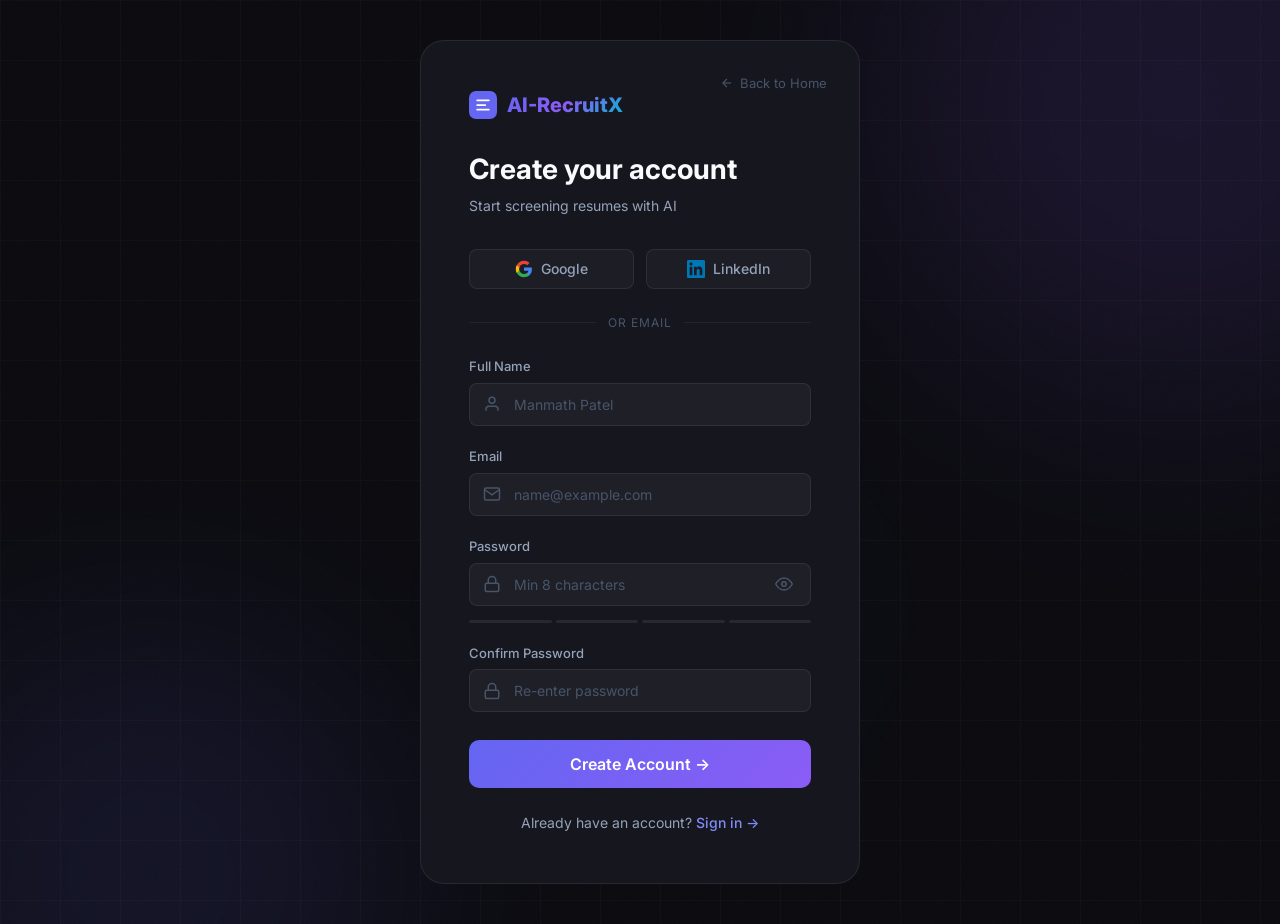
<file: frontend/register.html>
<!DOCTYPE html>
<html lang="en">
<head>
    <meta charset="UTF-8">
    <meta name="viewport" content="width=device-width, initial-scale=1.0">
    <meta name="description" content="Create your AI-RecruitX account — start screening resumes with AI.">
    <title>Register — AI-RecruitX</title>
    <link rel="preconnect" href="https://fonts.googleapis.com">
    <link rel="preconnect" href="https://fonts.gstatic.com" crossorigin>
    <link href="https://fonts.googleapis.com/css2?family=Inter:wght@300;400;500;600;700;800;900&display=swap" rel="stylesheet">
    <link rel="stylesheet" href="css/styles.css">
</head>
<body>

<div class="auth-wrapper">
    <!-- Background orbs -->
    <div class="hero-bg">
        <div class="hero-orb" style="top:-200px; right:-200px; width:600px; height:600px; background:#8b5cf6; opacity:0.12; filter:blur(120px); animation: orbMove1 8s ease-in-out infinite;"></div>
        <div class="hero-orb" style="bottom:-200px; left:-100px; width:500px; height:500px; background:#6366f1; opacity:0.1; filter:blur(100px); animation: orbMove2 11s ease-in-out infinite;"></div>
        <div class="hero-orb" style="top:50%; left:40%; width:300px; height:300px; background:#06b6d4; opacity:0.06; filter:blur(80px); animation: orbMove3 14s ease-in-out infinite;"></div>
        <div class="hero-noise"></div>
        <div class="hero-grid"></div>
    </div>

    <!-- Register Card -->
    <div class="auth-card">
        <a href="index.html" style="position:absolute; top:32px; right:32px; color:var(--text-tertiary); font-size:13px; display:flex; align-items:center; gap:6px; text-decoration:none; transition:color 0.2s;" onmouseover="this.style.color='var(--text-primary)'" onmouseout="this.style.color='var(--text-tertiary)'">
            <svg width="14" height="14" viewBox="0 0 24 24" fill="none" stroke="currentColor" stroke-width="2"><line x1="19" y1="12" x2="5" y2="12"/><polyline points="12 19 5 12 12 5"/></svg>
            Back to Home
        </a>

        <div class="auth-logo">
            <svg width="28" height="28" viewBox="0 0 24 24" fill="none"><rect width="24" height="24" rx="6" fill="url(#lgReg)"/><defs><linearGradient id="lgReg" x1="0" y1="0" x2="24" y2="24"><stop stop-color="#6366f1"/><stop offset="0.5" stop-color="#8b5cf6"/><stop offset="1" stop-color="#06b6d4"/></linearGradient></defs><path d="M7 8h10M7 12h7M7 16h10" stroke="#fff" stroke-width="1.5" stroke-linecap="round"/></svg>
            <span class="gradient-text-accent">AI-RecruitX</span>
        </div>

        <h1>Create your account</h1>
        <p class="auth-subtitle">Start screening resumes with AI</p>

        <div class="social-login" style="display:flex; gap:12px; margin-bottom:24px;">
            <button type="button" class="btn" style="flex:1; background:rgba(255,255,255,0.03); border:1px solid rgba(255,255,255,0.08); color:var(--text-secondary);" onclick="showToast('Google login coming soon!', 'info')">
                <svg width="18" height="18" viewBox="0 0 24 24" fill="#fff"><path d="M22.56 12.25c0-.78-.07-1.53-.2-2.25H12v4.26h5.92c-.26 1.37-1.04 2.53-2.21 3.31v2.77h3.57c2.08-1.92 3.28-4.74 3.28-8.09z" fill="#4285F4"/><path d="M12 23c2.97 0 5.46-.98 7.28-2.66l-3.57-2.77c-.98.66-2.23 1.06-3.71 1.06-2.86 0-5.29-1.93-6.16-4.53H2.18v2.84C3.99 20.53 7.7 23 12 23z" fill="#34A853"/><path d="M5.84 14.09c-.22-.66-.35-1.36-.35-2.09s.13-1.43.35-2.09V7.07H2.18C1.43 8.55 1 10.22 1 12s.43 3.45 1.18 4.93l2.85-2.22.81-.62z" fill="#FBBC05"/><path d="M12 5.38c1.62 0 3.06.56 4.21 1.64l3.15-3.15C17.45 2.09 14.97 1 12 1 7.7 1 3.99 3.47 2.18 7.07l3.66 2.84c.87-2.6 3.3-4.53 6.16-4.53z" fill="#EA4335"/></svg>
                Google
            </button>
            <button type="button" class="btn" style="flex:1; background:rgba(255,255,255,0.03); border:1px solid rgba(255,255,255,0.08); color:var(--text-secondary);" onclick="showToast('LinkedIn login coming soon!', 'info')">
                <svg width="18" height="18" viewBox="0 0 24 24" fill="#0077b5"><path d="M20.447 20.452h-3.554v-5.569c0-1.328-.027-3.037-1.852-3.037-1.853 0-2.136 1.445-2.136 2.939v5.667H9.351V9h3.414v1.561h.046c.477-.9 1.637-1.85 3.37-1.85 3.601 0 4.267 2.37 4.267 5.455v6.286zM5.337 7.433c-1.144 0-2.063-.926-2.063-2.065 0-1.138.92-2.063 2.063-2.063 1.14 0 2.064.925 2.064 2.063 0 1.139-.925 2.065-2.064 2.065zm1.782 13.019H3.555V9h3.564v11.452zM22.225 0H1.771C.792 0 0 .774 0 1.729v20.542C0 23.227.792 24 1.771 24h20.451C23.2 24 24 23.227 24 22.271V1.729C24 .774 23.2 0 22.222 0h.003z"/></svg>
                LinkedIn
            </button>
        </div>
        <div style="display:flex; align-items:center; gap:12px; margin-bottom:24px;">
            <div style="flex:1; height:1px; background:rgba(255,255,255,0.06);"></div>
            <span style="font-size:12px; color:var(--text-tertiary); text-transform:uppercase; letter-spacing:1px;">Or email</span>
            <div style="flex:1; height:1px; background:rgba(255,255,255,0.06);"></div>
        </div>

        <div class="error-box" id="errorBox">
            <svg width="16" height="16" viewBox="0 0 24 24" fill="none" stroke="currentColor" stroke-width="2"><circle cx="12" cy="12" r="10"/><line x1="15" y1="9" x2="9" y2="15"/><line x1="9" y1="9" x2="15" y2="15"/></svg>
            <span id="errorMessage"></span>
        </div>

        <form id="registerForm" onsubmit="handleRegister(event)">
            <div class="form-group">
                <label class="form-label">Full Name</label>
                <div class="input-wrapper">
                    <svg class="input-icon" viewBox="0 0 24 24" fill="none" stroke="currentColor" stroke-width="2"><path d="M20 21v-2a4 4 0 00-4-4H8a4 4 0 00-4 4v2"/><circle cx="12" cy="7" r="4"/></svg>
                    <input type="text" id="regName" placeholder="Manmath Patel" required autocomplete="name" maxlength="100">
                </div>
            </div>

            <div class="form-group">
                <label class="form-label">Email</label>
                <div class="input-wrapper">
                    <svg class="input-icon" viewBox="0 0 24 24" fill="none" stroke="currentColor" stroke-width="2"><path d="M4 4h16c1.1 0 2 .9 2 2v12c0 1.1-.9 2-2 2H4c-1.1 0-2-.9-2-2V6c0-1.1.9-2 2-2z"/><polyline points="22,6 12,13 2,6"/></svg>
                    <input type="email" id="regEmail" placeholder="name@example.com" required autocomplete="email" maxlength="255">
                </div>
            </div>

            <div class="form-group">
                <label class="form-label">Password</label>
                <div class="input-wrapper">
                    <svg class="input-icon" viewBox="0 0 24 24" fill="none" stroke="currentColor" stroke-width="2"><rect x="3" y="11" width="18" height="11" rx="2" ry="2"/><path d="M7 11V7a5 5 0 0110 0v4"/></svg>
                    <input type="password" id="regPassword" placeholder="Min 8 characters" required autocomplete="new-password" minlength="8" maxlength="100" oninput="updatePasswordStrength()">
                    <button type="button" class="eye-toggle" onclick="togglePasswordVisibility('regPassword', this)">
                        <svg width="18" height="18" viewBox="0 0 24 24" fill="none" stroke="currentColor" stroke-width="2"><path d="M1 12s4-8 11-8 11 8 11 8-4 8-11 8-11-8-11-8z"/><circle cx="12" cy="12" r="3"/></svg>
                    </button>
                </div>
                <div class="password-strength" id="passwordStrength">
                    <div class="strength-segment" id="seg1"></div>
                    <div class="strength-segment" id="seg2"></div>
                    <div class="strength-segment" id="seg3"></div>
                    <div class="strength-segment" id="seg4"></div>
                </div>
            </div>

            <div class="form-group">
                <label class="form-label">Confirm Password</label>
                <div class="input-wrapper">
                    <svg class="input-icon" viewBox="0 0 24 24" fill="none" stroke="currentColor" stroke-width="2"><rect x="3" y="11" width="18" height="11" rx="2" ry="2"/><path d="M7 11V7a5 5 0 0110 0v4"/></svg>
                    <input type="password" id="regConfirm" placeholder="Re-enter password" required autocomplete="new-password">
                </div>
                <small id="matchError" style="color:var(--danger); font-size:12px; display:none;">Passwords do not match</small>
            </div>

            <button type="submit" class="btn btn-primary btn-lg" id="registerBtn" style="width:100%; margin-top:8px;">
                <span id="registerBtnText">Create Account →</span>
                <div class="spinner" id="registerSpinner" style="display:none;"></div>
            </button>
        </form>

        <div class="auth-footer">
            Already have an account? <a href="login.html" onclick="event.preventDefault(); navigate('login.html');">Sign in →</a>
        </div>
    </div>
</div>

<script src="js/auth.js"></script>
<script src="js/api.js"></script>
<script src="js/utils.js"></script>
<script>
    // Redirect if already logged in
    redirectIfLoggedIn();

    function togglePasswordVisibility(inputId, btn) {
        const input = document.getElementById(inputId);
        const isPassword = input.type === 'password';
        input.type = isPassword ? 'text' : 'password';
        btn.innerHTML = isPassword
            ? '<svg width="18" height="18" viewBox="0 0 24 24" fill="none" stroke="currentColor" stroke-width="2"><path d="M17.94 17.94A10.07 10.07 0 0112 20c-7 0-11-8-11-8a18.45 18.45 0 015.06-5.94M9.9 4.24A9.12 9.12 0 0112 4c7 0 11 8 11 8a18.5 18.5 0 01-2.16 3.19m-6.72-1.07a3 3 0 11-4.24-4.24"/><line x1="1" y1="1" x2="23" y2="23"/></svg>'
            : '<svg width="18" height="18" viewBox="0 0 24 24" fill="none" stroke="currentColor" stroke-width="2"><path d="M1 12s4-8 11-8 11 8 11 8-4 8-11 8-11-8-11-8z"/><circle cx="12" cy="12" r="3"/></svg>';
    }

    function updatePasswordStrength() {
        const password = document.getElementById('regPassword').value;
        let score = 0;
        if (password.length >= 8) score++;
        if (/[A-Z]/.test(password)) score++;
        if (/[0-9]/.test(password)) score++;
        if (/[^A-Za-z0-9]/.test(password)) score++;

        const colors = ['', '#ef4444', '#f59e0b', '#eab308', '#10b981'];
        for (let i = 1; i <= 4; i++) {
            const seg = document.getElementById('seg' + i);
            seg.style.background = i <= score ? colors[score] : 'rgba(255,255,255,0.08)';
        }
    }

    function showError(msg) {
        const box = document.getElementById('errorBox');
        document.getElementById('errorMessage').textContent = msg;
        box.classList.add('visible');
    }

    function hideError() {
        document.getElementById('errorBox').classList.remove('visible');
    }

    function setLoading(loading) {
        const btn = document.getElementById('registerBtn');
        const text = document.getElementById('registerBtnText');
        const spinner = document.getElementById('registerSpinner');
        btn.disabled = loading;
        text.style.display = loading ? 'none' : 'inline';
        spinner.style.display = loading ? 'block' : 'none';
    }

    async function handleRegister(e) {
        e.preventDefault();
        hideError();
        document.getElementById('matchError').style.display = 'none';

        const name = document.getElementById('regName').value.trim();
        const email = document.getElementById('regEmail').value.trim();
        const password = document.getElementById('regPassword').value;
        const confirm = document.getElementById('regConfirm').value;

        if (!name || !email || !password || !confirm) {
            showError('Please fill in all fields.');
            return;
        }

        if (password.length < 8) {
            showError('Password must be at least 8 characters.');
            return;
        }

        if (password !== confirm) {
            document.getElementById('matchError').style.display = 'block';
            return;
        }

        setLoading(true);

        try {
            // Register
            await apiRegister(name, email, password);

            // Auto-login
            const loginData = await apiLogin(email, password);
            const tokenPayload = JSON.parse(atob(loginData.access_token.split('.')[1]));
            const user = {
                id: tokenPayload.user_id,
                email: tokenPayload.email,
                name: name
            };
            saveAuth(loginData.access_token, user);
            showToast('Account created! Welcome aboard 🎉', 'success');
            setTimeout(() => navigate('dashboard.html'), 500);
        } catch (err) {
            showError(err.message);
            setLoading(false);
        }
    }
</script>

</body>
</html>
</file>
<file: frontend/css/styles.css>
/* ============================================================
   AI-RecruitX — Global Design System (css/styles.css)
   Premium dark-themed SaaS design tokens & components
   ============================================================ */

/* ======================== CSS VARIABLES ======================== */
:root {
    /* Backgrounds */
    --bg-primary: #0a0a0f;
    --bg-secondary: #111118;
    --bg-card: #16161f;
    --bg-glass: rgba(255, 255, 255, 0.04);
    --bg-glass-hover: rgba(255, 255, 255, 0.06);

    /* Borders */
    --border: rgba(255, 255, 255, 0.08);
    --border-hover: rgba(255, 255, 255, 0.16);

    /* Accent colors */
    --accent: #6366f1;
    --accent-hover: #818cf8;
    --accent-glow: rgba(99, 102, 241, 0.3);
    --accent-2: #8b5cf6;
    --accent-3: #06b6d4;

    /* Semantic colors */
    --success: #10b981;
    --danger: #ef4444;
    --warning: #f59e0b;

    /* Text */
    --text-primary: #f8fafc;
    --text-secondary: #94a3b8;
    --text-tertiary: #475569;

    /* Gradients */
    --gradient-1: linear-gradient(135deg, #6366f1, #8b5cf6);
    --gradient-2: linear-gradient(135deg, #06b6d4, #6366f1);
    --gradient-text: linear-gradient(135deg, #f8fafc 0%, #94a3b8 100%);
    --gradient-accent: linear-gradient(135deg, #6366f1 0%, #8b5cf6 50%, #06b6d4 100%);

    /* Shadows */
    --shadow-sm: 0 1px 3px rgba(0, 0, 0, 0.4);
    --shadow-md: 0 4px 20px rgba(0, 0, 0, 0.5);
    --shadow-lg: 0 8px 40px rgba(0, 0, 0, 0.6);
    --shadow-accent: 0 0 40px rgba(99, 102, 241, 0.2);
    --shadow-glow: 0 0 80px rgba(99, 102, 241, 0.15);

    /* Layout */
    --sidebar-width: 260px;
}


/* ======================== RESET & BASE ======================== */
*,
*::before,
*::after {
    margin: 0;
    padding: 0;
    box-sizing: border-box;
}

html {
    scroll-behavior: smooth;
    -webkit-font-smoothing: antialiased;
    -moz-osx-font-smoothing: grayscale;
}

body {
    font-family: 'Inter', -apple-system, BlinkMacSystemFont, 'Segoe UI', Roboto, sans-serif;
    background-color: var(--bg-primary);
    color: var(--text-primary);
    font-size: 14px;
    line-height: 1.6;
    min-height: 100vh;
    opacity: 0;
    overflow-x: hidden;
}

a {
    color: inherit;
    text-decoration: none;
}

img {
    max-width: 100%;
    display: block;
}

button {
    cursor: pointer;
    font-family: inherit;
}

input,
textarea,
select {
    font-family: inherit;
}

/* Custom Scrollbar */
::-webkit-scrollbar {
    width: 4px;
    height: 4px;
}

::-webkit-scrollbar-track {
    background: transparent;
}

::-webkit-scrollbar-thumb {
    background: rgba(255, 255, 255, 0.1);
    border-radius: 2px;
}

::-webkit-scrollbar-thumb:hover {
    background: rgba(255, 255, 255, 0.2);
}


/* ======================== TYPOGRAPHY ======================== */
.gradient-text {
    background: var(--gradient-text);
    -webkit-background-clip: text;
    -webkit-text-fill-color: transparent;
    background-clip: text;
}

.gradient-text-accent {
    background: var(--gradient-accent);
    -webkit-background-clip: text;
    -webkit-text-fill-color: transparent;
    background-clip: text;
}

h1,
h2,
h3,
h4,
h5,
h6 {
    font-weight: 700;
    line-height: 1.2;
}

h1 {
    font-size: 40px;
}

h2 {
    font-size: 32px;
}

h3 {
    font-size: 24px;
}

h4 {
    font-size: 20px;
}

.text-sm {
    font-size: 13px;
}

.text-xs {
    font-size: 12px;
}

.text-micro {
    font-size: 11px;
}

.text-secondary {
    color: var(--text-secondary);
}

.text-tertiary {
    color: var(--text-tertiary);
}


/* ======================== LAYOUT ======================== */
.page-wrapper {
    display: flex;
    min-height: 100vh;
}

.main-content {
    flex: 1;
    margin-left: var(--sidebar-width);
    padding: 32px 40px;
    min-height: 100vh;
}

.container {
    max-width: 1200px;
    margin: 0 auto;
}

.section {
    padding: 80px 0;
}

.flex {
    display: flex;
}

.flex-col {
    flex-direction: column;
}

.items-center {
    align-items: center;
}

.justify-between {
    justify-content: space-between;
}

.gap-8 {
    gap: 8px;
}

.gap-12 {
    gap: 12px;
}

.gap-16 {
    gap: 16px;
}

.gap-24 {
    gap: 24px;
}

.gap-32 {
    gap: 32px;
}


/* ======================== GLASSMORPHISM CARD ======================== */
.card {
    background: var(--bg-glass);
    backdrop-filter: blur(12px);
    -webkit-backdrop-filter: blur(12px);
    border: 1px solid var(--border);
    border-radius: 16px;
    padding: 24px;
    transition: transform 0.3s ease, border-color 0.3s ease, box-shadow 0.3s ease;
}

.card:hover {
    transform: translateY(-4px);
    border-color: var(--border-hover);
    box-shadow: 0 8px 40px rgba(0, 0, 0, 0.4), 0 0 40px rgba(99, 102, 241, 0.1);
}

.card-static {
    background: var(--bg-glass);
    backdrop-filter: blur(12px);
    -webkit-backdrop-filter: blur(12px);
    border: 1px solid var(--border);
    border-radius: 16px;
    padding: 24px;
}

.card-glow {
    box-shadow: var(--shadow-accent);
}


/* ======================== BUTTONS ======================== */
.btn {
    display: inline-flex;
    align-items: center;
    justify-content: center;
    gap: 8px;
    padding: 10px 20px;
    border-radius: 8px;
    font-size: 14px;
    font-weight: 500;
    border: none;
    transition: all 0.2s ease;
    white-space: nowrap;
}

.btn:disabled {
    opacity: 0.5;
    cursor: not-allowed;
}

.btn-primary {
    background: var(--gradient-1);
    color: white;
}

.btn-primary:hover:not(:disabled) {
    filter: brightness(1.1);
    transform: translateY(-1px);
    box-shadow: 0 4px 24px var(--accent-glow);
}

.btn-primary:active:not(:disabled) {
    transform: scale(0.98) translateY(0);
}

.btn-secondary {
    background: transparent;
    border: 1px solid var(--border);
    color: var(--text-primary);
}

.btn-secondary:hover:not(:disabled) {
    background: var(--bg-glass-hover);
    border-color: var(--border-hover);
}

.btn-ghost {
    background: transparent;
    border: 1px solid var(--border);
    color: var(--text-secondary);
}

.btn-ghost:hover:not(:disabled) {
    background: var(--bg-glass);
    color: var(--text-primary);
    border-color: var(--border-hover);
}

.btn-danger {
    background: rgba(239, 68, 68, 0.1);
    border: 1px solid rgba(239, 68, 68, 0.2);
    color: var(--danger);
}

.btn-danger:hover:not(:disabled) {
    background: rgba(239, 68, 68, 0.2);
}

.btn-lg {
    padding: 14px 32px;
    font-size: 16px;
    font-weight: 600;
    border-radius: 10px;
}

.btn-sm {
    padding: 6px 14px;
    font-size: 13px;
    border-radius: 6px;
}

.btn-icon {
    width: 36px;
    height: 36px;
    padding: 0;
    border-radius: 8px;
}


/* ======================== INPUTS ======================== */
.form-group {
    display: flex;
    flex-direction: column;
    gap: 6px;
    margin-bottom: 20px;
}

.form-label {
    font-size: 13px;
    font-weight: 500;
    color: var(--text-secondary);
}

.input-wrapper {
    position: relative;
    display: flex;
    align-items: center;
}

.input-wrapper .input-icon {
    position: absolute;
    left: 14px;
    color: var(--text-tertiary);
    pointer-events: none;
    width: 18px;
    height: 18px;
}

.input-wrapper input,
.input-wrapper textarea {
    width: 100%;
    padding: 12px 16px 12px 44px;
    background: rgba(255, 255, 255, 0.04);
    border: 1px solid var(--border);
    border-radius: 8px;
    color: var(--text-primary);
    font-size: 14px;
    transition: border-color 0.2s ease, box-shadow 0.2s ease;
    outline: none;
}

.input-wrapper input:focus,
.input-wrapper textarea:focus {
    border-color: var(--accent);
    box-shadow: 0 0 0 3px rgba(99, 102, 241, 0.15);
}

.input-wrapper input::placeholder,
.input-wrapper textarea::placeholder {
    color: var(--text-tertiary);
}

input.input-plain,
textarea.input-plain,
select.input-plain {
    width: 100%;
    padding: 12px 16px;
    background: rgba(255, 255, 255, 0.04);
    border: 1px solid var(--border);
    border-radius: 8px;
    color: var(--text-primary);
    font-size: 14px;
    transition: border-color 0.2s ease, box-shadow 0.2s ease;
    outline: none;
}

input.input-plain:focus,
textarea.input-plain:focus,
select.input-plain:focus {
    border-color: var(--accent);
    box-shadow: 0 0 0 3px rgba(99, 102, 241, 0.15);
}

textarea.input-plain {
    resize: vertical;
    min-height: 100px;
    line-height: 1.6;
}

select.input-plain {
    cursor: pointer;
    appearance: none;
    background-image: url("data:image/svg+xml,%3Csvg xmlns='http://www.w3.org/2000/svg' width='12' height='12' viewBox='0 0 24 24' fill='none' stroke='%2394a3b8' stroke-width='2'%3E%3Cpath d='M6 9l6 6 6-6'/%3E%3C/svg%3E");
    background-repeat: no-repeat;
    background-position: right 14px center;
    padding-right: 36px;
}

.eye-toggle {
    position: absolute;
    right: 14px;
    background: none;
    border: none;
    color: var(--text-tertiary);
    cursor: pointer;
    padding: 4px;
    display: flex;
    align-items: center;
}

.eye-toggle:hover {
    color: var(--text-secondary);
}


/* ======================== TAGS / PILLS ======================== */
.tag {
    display: inline-flex;
    align-items: center;
    gap: 4px;
    padding: 4px 10px;
    border-radius: 4px;
    font-size: 12px;
    font-weight: 500;
    white-space: nowrap;
}

.tag-accent {
    background: rgba(99, 102, 241, 0.15);
    color: var(--accent-hover);
    border: 1px solid rgba(99, 102, 241, 0.25);
}

.tag-success {
    background: rgba(16, 185, 129, 0.12);
    color: var(--success);
    border: 1px solid rgba(16, 185, 129, 0.25);
}

.tag-danger {
    background: rgba(239, 68, 68, 0.12);
    color: var(--danger);
    border: 1px solid rgba(239, 68, 68, 0.25);
}

.tag-warning {
    background: rgba(245, 158, 11, 0.12);
    color: var(--warning);
    border: 1px solid rgba(245, 158, 11, 0.25);
}

.tag-neutral {
    background: rgba(255, 255, 255, 0.06);
    color: var(--text-secondary);
    border: 1px solid rgba(255, 255, 255, 0.1);
}

.tag-removable .tag-remove {
    background: none;
    border: none;
    color: inherit;
    cursor: pointer;
    font-size: 14px;
    line-height: 1;
    opacity: 0.7;
    padding: 0;
    margin-left: 2px;
}

.tag-removable .tag-remove:hover {
    opacity: 1;
}

.pill {
    display: inline-flex;
    align-items: center;
    gap: 6px;
    padding: 6px 16px;
    border-radius: 9999px;
    font-size: 13px;
    font-weight: 500;
}


/* ======================== TABLES ======================== */
.table-container {
    overflow-x: auto;
    border-radius: 12px;
    border: 1px solid var(--border);
}

table {
    width: 100%;
    border-collapse: collapse;
}

thead th {
    padding: 12px 16px;
    text-align: left;
    font-size: 12px;
    font-weight: 600;
    color: var(--text-tertiary);
    text-transform: uppercase;
    letter-spacing: 0.5px;
    background: rgba(255, 255, 255, 0.02);
    border-bottom: 1px solid var(--border);
}

tbody td {
    padding: 14px 16px;
    font-size: 14px;
    border-bottom: 1px solid rgba(255, 255, 255, 0.04);
    transition: background 0.15s ease;
}

tbody tr:hover td {
    background: rgba(255, 255, 255, 0.02);
}

tbody tr:last-child td {
    border-bottom: none;
}


/* ======================== BADGES ======================== */
.badge {
    display: inline-flex;
    align-items: center;
    justify-content: center;
    padding: 2px 10px;
    border-radius: 9999px;
    font-size: 12px;
    font-weight: 600;
}

.badge-success {
    background: rgba(16, 185, 129, 0.15);
    color: var(--success);
}

.badge-warning {
    background: rgba(245, 158, 11, 0.15);
    color: var(--warning);
}

.badge-danger {
    background: rgba(239, 68, 68, 0.15);
    color: var(--danger);
}

.badge-accent {
    background: rgba(99, 102, 241, 0.15);
    color: var(--accent-hover);
}

.badge-neutral {
    background: rgba(255, 255, 255, 0.08);
    color: var(--text-secondary);
}


/* ======================== PROGRESS BAR ======================== */
.progress-track {
    width: 100%;
    height: 6px;
    background: rgba(255, 255, 255, 0.06);
    border-radius: 3px;
    overflow: hidden;
}

.progress-fill {
    height: 100%;
    border-radius: 3px;
    transition: width 1s cubic-bezier(0.4, 0, 0.2, 1);
}

.progress-fill.success {
    background: var(--success);
}

.progress-fill.warning {
    background: var(--warning);
}

.progress-fill.danger {
    background: var(--danger);
}

.progress-fill.accent {
    background: var(--gradient-1);
}


/* ======================== SPINNER ======================== */
.spinner {
    width: 18px;
    height: 18px;
    border: 2px solid rgba(255, 255, 255, 0.2);
    border-top-color: #fff;
    border-radius: 50%;
    animation: spin 0.6s linear infinite;
}

.spinner-sm {
    width: 14px;
    height: 14px;
    border-width: 1.5px;
}

@keyframes spin {
    to {
        transform: rotate(360deg);
    }
}


/* ======================== SIDEBAR ======================== */
#sidebar {
    position: fixed;
    left: 0;
    top: 0;
    width: var(--sidebar-width);
    height: 100vh;
    background: #0d0d14;
    border-right: 1px solid rgba(255, 255, 255, 0.06);
    display: flex;
    flex-direction: column;
    z-index: 100;
    overflow-y: auto;
}

.sidebar-logo {
    padding: 24px 20px;
    border-bottom: 1px solid rgba(255, 255, 255, 0.04);
}

.sidebar-logo .logo-link {
    display: flex;
    align-items: center;
    gap: 10px;
}

.sidebar-logo .logo-text {
    font-size: 18px;
    font-weight: 800;
}

.sidebar-nav {
    flex: 1;
    padding: 12px 8px;
    display: flex;
    flex-direction: column;
    gap: 2px;
}

.nav-item {
    display: flex;
    align-items: center;
    gap: 12px;
    padding: 10px 16px;
    border-radius: 8px;
    color: var(--text-secondary);
    font-size: 14px;
    font-weight: 500;
    transition: all 0.2s ease;
    border-left: 2px solid transparent;
}

.nav-item:hover {
    background: rgba(255, 255, 255, 0.04);
    color: var(--text-primary);
}

.nav-item.active {
    background: rgba(99, 102, 241, 0.12);
    color: var(--accent-hover);
    border-left-color: var(--accent);
}

.nav-item i,
.nav-item svg {
    width: 20px;
    height: 20px;
    flex-shrink: 0;
}

.sidebar-footer {
    padding: 16px 12px;
    border-top: 1px solid rgba(255, 255, 255, 0.04);
}

.sidebar-user {
    display: flex;
    align-items: center;
    gap: 12px;
    padding: 10px 12px;
    background: var(--bg-glass);
    border: 1px solid var(--border);
    border-radius: 12px;
    margin-bottom: 8px;
}

.user-avatar {
    width: 36px;
    height: 36px;
    border-radius: 8px;
    background: var(--gradient-1);
    display: flex;
    align-items: center;
    justify-content: center;
    font-size: 13px;
    font-weight: 700;
    color: white;
    flex-shrink: 0;
}

.user-info {
    overflow: hidden;
}

.user-name {
    font-size: 13px;
    font-weight: 600;
    color: var(--text-primary);
    white-space: nowrap;
    overflow: hidden;
    text-overflow: ellipsis;
}

.user-email {
    font-size: 11px;
    color: var(--text-tertiary);
    white-space: nowrap;
    overflow: hidden;
    text-overflow: ellipsis;
}

.logout-btn {
    display: flex;
    align-items: center;
    gap: 8px;
    width: 100%;
    padding: 8px 12px;
    background: none;
    border: none;
    border-radius: 8px;
    color: var(--danger);
    font-size: 13px;
    transition: background 0.2s ease;
}

.logout-btn:hover {
    background: rgba(239, 68, 68, 0.1);
}

.logout-btn svg,
.logout-btn i {
    width: 16px;
    height: 16px;
}


/* ======================== METRIC CARDS ======================== */
.metric-card {
    padding: 24px;
    position: relative;
    overflow: hidden;
}

.metric-card .metric-icon {
    width: 44px;
    height: 44px;
    border-radius: 12px;
    display: flex;
    align-items: center;
    justify-content: center;
    margin-bottom: 16px;
}

.metric-card .metric-icon svg,
.metric-card .metric-icon i {
    width: 22px;
    height: 22px;
}

.metric-card .metric-value {
    font-size: 28px;
    font-weight: 700;
    margin-bottom: 4px;
}

.metric-card .metric-label {
    font-size: 13px;
    color: var(--text-secondary);
}

.metric-card .metric-glow {
    position: absolute;
    top: -30px;
    right: -30px;
    width: 100px;
    height: 100px;
    border-radius: 50%;
    filter: blur(40px);
    opacity: 0.15;
}


/* ======================== EMPTY STATE ======================== */
.empty-state {
    text-align: center;
    padding: 60px 40px;
    color: var(--text-tertiary);
}

.empty-state svg,
.empty-state i {
    width: 48px;
    height: 48px;
    margin: 0 auto 16px;
    opacity: 0.4;
}

.empty-state h3 {
    font-size: 18px;
    font-weight: 600;
    color: var(--text-secondary);
    margin-bottom: 8px;
}

.empty-state p {
    font-size: 14px;
    max-width: 360px;
    margin: 0 auto 24px;
    line-height: 1.6;
}


/* ======================== MODAL ======================== */
.modal-backdrop {
    position: fixed;
    inset: 0;
    background: rgba(0, 0, 0, 0.6);
    backdrop-filter: blur(4px);
    z-index: 1000;
    display: flex;
    align-items: center;
    justify-content: center;
    opacity: 0;
    transition: opacity 0.2s ease;
    pointer-events: none;
}

.modal-backdrop.active {
    opacity: 1;
    pointer-events: all;
}

.modal-card {
    background: var(--bg-card);
    border: 1px solid var(--border);
    border-radius: 24px;
    padding: 32px;
    width: 90%;
    max-width: 520px;
    max-height: 85vh;
    overflow-y: auto;
    transform: scale(0.95);
    opacity: 0;
    transition: transform 0.3s ease, opacity 0.3s ease;
}

.modal-backdrop.active .modal-card {
    transform: scale(1);
    opacity: 1;
}


/* ======================== PAGINATION ======================== */
.pagination {
    display: flex;
    align-items: center;
    justify-content: center;
    gap: 12px;
    padding: 24px 0;
    font-size: 13px;
    color: var(--text-secondary);
}

.pagination button {
    padding: 8px 16px;
    border-radius: 8px;
    font-size: 13px;
    font-weight: 500;
    background: rgba(255, 255, 255, 0.04);
    border: 1px solid var(--border);
    color: var(--text-primary);
    transition: all 0.2s ease;
}

.pagination button:hover:not(:disabled) {
    background: rgba(255, 255, 255, 0.08);
    border-color: var(--border-hover);
}

.pagination button:disabled {
    opacity: 0.3;
    cursor: not-allowed;
}

.pagination .page-info {
    font-weight: 500;
}


/* ======================== RANK BADGES ======================== */
.rank-badge {
    display: inline-flex;
    align-items: center;
    justify-content: center;
    width: 40px;
    height: 40px;
    border-radius: 10px;
    font-size: 14px;
    font-weight: 700;
    flex-shrink: 0;
}

.rank-badge.rank-1 {
    background: linear-gradient(135deg, #f59e0b, #d97706);
    color: #fff;
    box-shadow: 0 4px 16px rgba(245, 158, 11, 0.3);
}

.rank-badge.rank-2 {
    background: linear-gradient(135deg, #94a3b8, #64748b);
    color: #fff;
}

.rank-badge.rank-3 {
    background: linear-gradient(135deg, #cd7c2f, #b45309);
    color: #fff;
}

.rank-badge.rank-other {
    background: rgba(255, 255, 255, 0.06);
    color: var(--text-secondary);
}


/* ======================== PASSWORD STRENGTH ======================== */
.password-strength {
    display: flex;
    gap: 4px;
    margin-top: 8px;
}

.password-strength .strength-segment {
    flex: 1;
    height: 3px;
    border-radius: 2px;
    background: rgba(255, 255, 255, 0.08);
    transition: background 0.3s ease;
}


/* ======================== UPLOAD ZONE ======================== */
.upload-zone {
    height: 280px;
    border: 2px dashed rgba(99, 102, 241, 0.4);
    border-radius: 16px;
    background: rgba(99, 102, 241, 0.04);
    display: flex;
    flex-direction: column;
    align-items: center;
    justify-content: center;
    gap: 12px;
    cursor: pointer;
    transition: all 0.3s ease;
}

.upload-zone:hover,
.upload-zone.dragover {
    border-color: var(--accent);
    border-style: solid;
    background: rgba(99, 102, 241, 0.08);
    transform: scale(1.01);
}

.upload-zone .upload-icon {
    width: 48px;
    height: 48px;
    color: var(--accent);
}

.upload-zone .upload-title {
    font-size: 18px;
    font-weight: 600;
}

.upload-zone .upload-subtitle {
    color: var(--text-secondary);
    font-size: 14px;
}

.upload-zone .upload-hint {
    color: var(--text-tertiary);
    font-size: 12px;
}


/* ======================== CHAT ======================== */
.chat-container {
    display: flex;
    flex-direction: column;
    height: calc(100vh - 32px);
}

.chat-header {
    padding: 20px 24px;
    border-bottom: 1px solid var(--border);
    display: flex;
    align-items: center;
    justify-content: space-between;
}

.chat-messages {
    flex: 1;
    overflow-y: auto;
    padding: 24px;
    display: flex;
    flex-direction: column;
    gap: 20px;
}

.chat-bubble {
    max-width: 80%;
    padding: 14px 18px;
    border-radius: 16px;
    font-size: 14px;
    line-height: 1.7;
    word-wrap: break-word;
}

.chat-bubble.user {
    align-self: flex-end;
    background: var(--gradient-1);
    color: white;
    border-radius: 16px 16px 4px 16px;
    max-width: 70%;
}

.chat-bubble.assistant {
    align-self: flex-start;
    background: rgba(255, 255, 255, 0.06);
    border: 1px solid rgba(255, 255, 255, 0.08);
    border-radius: 16px 16px 16px 4px;
}

.chat-input-area {
    padding: 16px 24px;
    border-top: 1px solid rgba(255, 255, 255, 0.06);
    display: flex;
    gap: 12px;
    align-items: flex-end;
}

.chat-input-area textarea {
    flex: 1;
    padding: 12px 16px;
    background: rgba(255, 255, 255, 0.04);
    border: 1px solid var(--border);
    border-radius: 12px;
    color: var(--text-primary);
    font-size: 14px;
    resize: none;
    outline: none;
    max-height: 120px;
    transition: border-color 0.2s ease;
}

.chat-input-area textarea:focus {
    border-color: var(--accent);
}

.chat-send-btn {
    width: 44px;
    height: 44px;
    border-radius: 12px;
    background: var(--gradient-1);
    border: none;
    color: white;
    display: flex;
    align-items: center;
    justify-content: center;
    transition: all 0.2s ease;
    flex-shrink: 0;
}

.chat-send-btn:hover:not(:disabled) {
    filter: brightness(1.1);
    transform: translateY(-1px);
}

.chat-send-btn:disabled {
    opacity: 0.4;
    cursor: not-allowed;
}

.typing-indicator {
    display: flex;
    gap: 4px;
    padding: 12px 16px;
}

.typing-indicator .dot {
    width: 6px;
    height: 6px;
    border-radius: 50%;
    background: var(--text-tertiary);
    animation: bounce 1.2s infinite;
}

.typing-indicator .dot:nth-child(2) {
    animation-delay: 0.15s;
}

.typing-indicator .dot:nth-child(3) {
    animation-delay: 0.3s;
}

.suggested-prompts {
    display: grid;
    grid-template-columns: repeat(2, 1fr);
    gap: 10px;
    padding: 0 24px;
    margin-bottom: 24px;
}

.suggested-prompt {
    padding: 14px 16px;
    background: var(--bg-glass);
    border: 1px solid var(--border);
    border-radius: 12px;
    color: var(--text-secondary);
    font-size: 13px;
    cursor: pointer;
    transition: all 0.2s ease;
    text-align: left;
}

.suggested-prompt:hover {
    background: var(--bg-glass-hover);
    color: var(--text-primary);
    border-color: var(--border-hover);
}


/* ======================== KEYFRAME ANIMATIONS ======================== */
@keyframes shimmer {
    0% {
        background-position: -200% 0;
    }

    100% {
        background-position: 200% 0;
    }
}

.skeleton-line {
    background: linear-gradient(90deg, #1a1a2e 25%, #22223b 50%, #1a1a2e 75%);
    background-size: 200% 100%;
    animation: shimmer 1.5s infinite;
}

@keyframes float {

    0%,
    100% {
        transform: translateY(0) rotate(-3deg);
    }

    50% {
        transform: translateY(-16px) rotate(-3deg);
    }
}

.float-animation {
    animation: float 4s ease-in-out infinite;
}

@keyframes orbMove1 {

    0%,
    100% {
        transform: translate(0, 0);
    }

    33% {
        transform: translate(60px, -40px);
    }

    66% {
        transform: translate(-30px, 30px);
    }
}

@keyframes orbMove2 {

    0%,
    100% {
        transform: translate(0, 0);
    }

    33% {
        transform: translate(-50px, 30px);
    }

    66% {
        transform: translate(40px, -50px);
    }
}

@keyframes orbMove3 {

    0%,
    100% {
        transform: translate(0, 0);
    }

    33% {
        transform: translate(30px, 50px);
    }

    66% {
        transform: translate(-60px, -20px);
    }
}

@keyframes bounce {

    0%,
    60%,
    100% {
        transform: translateY(0);
    }

    30% {
        transform: translateY(-8px);
    }
}

@keyframes fadeInUp {
    from {
        opacity: 0;
        transform: translateY(20px);
    }

    to {
        opacity: 1;
        transform: translateY(0);
    }
}

@keyframes fadeIn {
    from {
        opacity: 0;
    }

    to {
        opacity: 1;
    }
}

@keyframes scaleIn {
    from {
        opacity: 0;
        transform: scale(0.9);
    }

    to {
        opacity: 1;
        transform: scale(1);
    }
}

@keyframes slideInRight {
    from {
        transform: translateX(100%);
    }

    to {
        transform: translateX(0);
    }
}

@keyframes blink {

    0%,
    100% {
        opacity: 1;
    }

    50% {
        opacity: 0;
    }
}

@keyframes marquee {
    0% {
        transform: translateX(0);
    }

    100% {
        transform: translateX(-50%);
    }
}


/* ======================== SCROLL ANIMATIONS ======================== */
.animate-on-scroll {
    opacity: 0;
    transform: translateY(30px);
    transition: opacity 0.6s ease, transform 0.6s ease;
}

.animate-on-scroll.scroll-visible {
    opacity: 1;
    transform: translateY(0);
}


/* ======================== PAGE HEADER ======================== */
.page-header {
    display: flex;
    align-items: center;
    justify-content: space-between;
    margin-bottom: 32px;
}

.page-header h1 {
    font-size: 28px;
}

.page-header .page-subtitle {
    color: var(--text-secondary);
    font-size: 14px;
    margin-top: 4px;
}


/* ======================== ERROR AREA ======================== */
.error-box {
    padding: 12px 16px;
    border-radius: 10px;
    background: rgba(239, 68, 68, 0.1);
    border: 1px solid rgba(239, 68, 68, 0.2);
    color: var(--danger);
    font-size: 13px;
    margin-bottom: 20px;
    display: none;
    align-items: center;
    gap: 8px;
}

.error-box.visible {
    display: flex;
}


/* ======================== LANDING PAGE SPECIFIC ======================== */

/* Navbar */
.landing-nav {
    position: fixed;
    top: 0;
    left: 0;
    right: 0;
    z-index: 1000;
    padding: 16px 40px;
    display: flex;
    align-items: center;
    justify-content: space-between;
    transition: all 0.3s ease;
}

.landing-nav.scrolled {
    background: rgba(10, 10, 15, 0.85);
    backdrop-filter: blur(20px);
    -webkit-backdrop-filter: blur(20px);
    border-bottom: 1px solid rgba(255, 255, 255, 0.06);
    padding: 12px 40px;
}

.landing-nav .nav-logo {
    font-size: 20px;
    font-weight: 800;
}

.landing-nav .nav-links {
    display: flex;
    gap: 32px;
    list-style: none;
}

.landing-nav .nav-links a {
    color: var(--text-secondary);
    font-size: 14px;
    font-weight: 500;
    transition: color 0.2s ease;
}

.landing-nav .nav-links a:hover {
    color: var(--text-primary);
}

.landing-nav .nav-actions {
    display: flex;
    gap: 12px;
    align-items: center;
}

/* Hero */
.hero {
    position: relative;
    min-height: 100vh;
    display: flex;
    align-items: center;
    justify-content: center;
    overflow: hidden;
}

.hero-bg {
    position: absolute;
    inset: 0;
    pointer-events: none;
}

.hero-orb {
    position: absolute;
    border-radius: 50%;
    filter: blur(120px);
}

.hero-grid {
    position: absolute;
    inset: 0;
    background-image:
        linear-gradient(rgba(255, 255, 255, 0.02) 1px, transparent 1px),
        linear-gradient(90deg, rgba(255, 255, 255, 0.02) 1px, transparent 1px);
    background-size: 60px 60px;
}

.hero-noise {
    position: absolute;
    inset: 0;
    opacity: 0.025;
    background-image: url("data:image/svg+xml,%3Csvg viewBox='0 0 200 200' xmlns='http://www.w3.org/2000/svg'%3E%3Cfilter id='n'%3E%3CfeTurbulence type='fractalNoise' baseFrequency='0.65' numOctaves='3' stitchTiles='stitch'/%3E%3C/filter%3E%3Crect width='100%25' height='100%25' filter='url(%23n)'/%3E%3C/svg%3E");
    background-size: 200px 200px;
}

.cursor-glow {
    position: fixed;
    width: 400px;
    height: 400px;
    border-radius: 50%;
    background: radial-gradient(circle, rgba(99, 102, 241, 0.08) 0%, transparent 70%);
    pointer-events: none;
    z-index: 0;
    transform: translate(-50%, -50%);
    transition: left 0.15s ease, top 0.15s ease;
}

.hero-content {
    position: relative;
    z-index: 1;
    text-align: center;
    max-width: 900px;
    padding: 120px 24px 0;
}

.hero-badge {
    display: inline-flex;
    align-items: center;
    gap: 8px;
    padding: 6px 16px;
    border-radius: 9999px;
    background: rgba(99, 102, 241, 0.1);
    border: 1px solid rgba(99, 102, 241, 0.3);
    color: var(--accent-hover);
    font-size: 13px;
    font-weight: 500;
    margin-bottom: 32px;
    animation: scaleIn 0.6s ease 0.2s both;
}

.hero-headline {
    font-size: 64px;
    font-weight: 800;
    line-height: 1.1;
    margin-bottom: 24px;
}

.hero-headline .typewriter-cursor {
    display: inline-block;
    width: 3px;
    height: 0.9em;
    background: var(--accent);
    margin-left: 4px;
    animation: blink 0.8s infinite;
    vertical-align: text-bottom;
}

.hero-subtext {
    font-size: 18px;
    color: var(--text-secondary);
    max-width: 600px;
    margin: 0 auto 32px;
    line-height: 1.7;
    opacity: 0;
    animation: fadeInUp 0.6s ease 2s forwards;
}

.hero-cta {
    display: flex;
    gap: 12px;
    justify-content: center;
    opacity: 0;
    animation: fadeInUp 0.6s ease 2.2s forwards;
}

.hero-trust {
    margin-top: 24px;
    font-size: 13px;
    color: var(--text-tertiary);
    opacity: 0;
    animation: fadeIn 0.6s ease 2.6s forwards;
}

/* Hero mockup */
.hero-mockup {
    position: relative;
    z-index: 1;
    margin-top: 64px;
    animation: float 4s ease-in-out infinite;
}

.mockup-card {
    background: var(--bg-card);
    border: 1px solid var(--border);
    border-radius: 16px;
    padding: 20px;
    max-width: 720px;
    margin: 0 auto;
    box-shadow: 0 40px 80px rgba(0, 0, 0, 0.6), 0 0 60px rgba(99, 102, 241, 0.2);
}

/* Scroll viewport - shows 3.5 rows, rest scroll */
.mockup-scroll-viewport {
    max-height: 220px;
    overflow: hidden;
    position: relative;
    mask-image: linear-gradient(to bottom, #000 75%, transparent 100%);
    -webkit-mask-image: linear-gradient(to bottom, #000 75%, transparent 100%);
}

.mockup-scroll-track {
    display: flex;
    flex-direction: column;
    gap: 10px;
    animation: mockupScroll 8s ease-in-out infinite;
}

.mockup-card:hover .mockup-scroll-track {
    animation-play-state: paused;
}

@keyframes mockupScroll {

    0%,
    15% {
        transform: translateY(0);
    }

    35%,
    50% {
        transform: translateY(-120px);
    }

    70%,
    85% {
        transform: translateY(-240px);
    }

    100% {
        transform: translateY(0);
    }
}

.mockup-row {
    display: flex;
    align-items: center;
    gap: 12px;
    padding: 12px;
    border-radius: 10px;
    background: rgba(255, 255, 255, 0.02);
    border: 1px solid rgba(255, 255, 255, 0.06);
    transition: background 0.2s ease;
}

.mockup-rank {
    width: 32px;
    height: 32px;
    border-radius: 8px;
    background: rgba(255, 255, 255, 0.06);
    display: flex;
    align-items: center;
    justify-content: center;
    font-size: 12px;
    font-weight: 700;
    color: #fff;
    flex-shrink: 0;
}

.mockup-bar {
    width: 80px;
    height: 4px;
    border-radius: 2px;
    background: rgba(255, 255, 255, 0.06);
    margin-top: 4px;
}

.mockup-bar>div {
    height: 100%;
    border-radius: 2px;
}

/* Stats bar */
.stats-bar {
    padding: 48px 40px;
    border-top: 1px solid var(--border);
    border-bottom: 1px solid var(--border);
}

.stats-grid {
    display: grid;
    grid-template-columns: repeat(4, 1fr);
    gap: 0;
    max-width: 1000px;
    margin: 0 auto;
}

.stat-item {
    text-align: center;
    padding: 0 24px;
    border-right: 1px solid var(--border);
}

.stat-item:last-child {
    border-right: none;
}

.stat-value {
    font-size: 24px;
    font-weight: 700;
    margin-bottom: 4px;
}

.stat-label {
    font-size: 13px;
    color: var(--text-secondary);
}

/* Bento grid */
.bento-grid {
    display: grid;
    grid-template-columns: repeat(3, 1fr);
    gap: 16px;
}

.bento-item {
    padding: 32px;
}

.bento-item.span-2 {
    grid-column: span 2;
}

.bento-item .bento-icon {
    width: 44px;
    height: 44px;
    border-radius: 12px;
    display: flex;
    align-items: center;
    justify-content: center;
    margin-bottom: 20px;
}

.bento-item h3 {
    font-size: 18px;
    margin-bottom: 8px;
}

.bento-item p {
    font-size: 14px;
    color: var(--text-secondary);
    line-height: 1.7;
}

/* How it works */
.steps-grid {
    display: grid;
    grid-template-columns: repeat(3, 1fr);
    gap: 24px;
    max-width: 1100px;
    margin: 0 auto;
}

.step-card {
    text-align: center;
    padding: 40px 32px;
    position: relative;
    overflow: hidden;
    background: rgba(30, 41, 59, 0.4);
    backdrop-filter: blur(12px);
    -webkit-backdrop-filter: blur(12px);
    border: 1px solid rgba(255, 255, 255, 0.05);
    border-radius: 24px;
    transition: all 0.4s cubic-bezier(0.175, 0.885, 0.32, 1.275);
    z-index: 1;
}

.step-card::before {
    content: '';
    position: absolute;
    top: 0;
    left: 0;
    right: 0;
    bottom: 0;
    background: radial-gradient(circle at top, rgba(99, 102, 241, 0.1), transparent 70%);
    opacity: 0;
    transition: opacity 0.4s ease;
    z-index: -1;
}

.step-card:hover {
    transform: translateY(-8px);
    border-color: rgba(99, 102, 241, 0.3);
    box-shadow: 0 20px 40px rgba(0, 0, 0, 0.4), 0 0 20px rgba(99, 102, 241, 0.1);
}

.step-card:hover::before {
    opacity: 1;
}

.step-number {
    position: absolute;
    top: -40px;
    right: -15px;
    font-size: 120px;
    font-weight: 900;
    color: transparent;
    -webkit-text-stroke: 1px rgba(255, 255, 255, 0.05);
    line-height: 1;
    z-index: 0;
    pointer-events: none;
    transition: all 0.4s ease;
}

.step-card:hover .step-number {
    -webkit-text-stroke: 1px rgba(99, 102, 241, 0.15);
    transform: scale(1.05) translate(-10px, 10px);
}

.step-icon {
    width: 64px;
    height: 64px;
    border-radius: 16px;
    display: flex;
    align-items: center;
    justify-content: center;
    margin: 0 auto 24px;
    position: relative;
    z-index: 2;
    box-shadow: inset 0 0 0 1px rgba(255, 255, 255, 0.1);
    transition: all 0.3s ease;
}

.step-card:hover .step-icon {
    transform: scale(1.1);
    box-shadow: inset 0 0 0 1px rgba(255, 255, 255, 0.2), 0 10px 20px rgba(0, 0, 0, 0.2);
}

.step-card h3 {
    font-size: 18px;
    font-weight: 700;
    margin-bottom: 12px;
    position: relative;
    z-index: 2;
    color: var(--text-primary);
}

.step-card p {
    font-size: 14px;
    color: var(--text-secondary);
    line-height: 1.6;
    position: relative;
    z-index: 2;
}

/* Tech marquee */
.marquee-container {
    overflow: hidden;
    padding: 40px 0;
    position: relative;
}

.marquee-container::before,
.marquee-container::after {
    content: '';
    position: absolute;
    top: 0;
    bottom: 0;
    width: 100px;
    z-index: 2;
}

.marquee-container::before {
    left: 0;
    background: linear-gradient(90deg, var(--bg-primary), transparent);
}

.marquee-container::after {
    right: 0;
    background: linear-gradient(-90deg, var(--bg-primary), transparent);
}

.marquee-track {
    display: flex;
    gap: 48px;
    animation: marquee 20s linear infinite;
    width: max-content;
}

.marquee-item {
    font-size: 16px;
    font-weight: 600;
    color: var(--text-tertiary);
    white-space: nowrap;
    transition: color 0.3s ease;
    display: flex;
    align-items: center;
    gap: 8px;
}

.marquee-item:hover {
    color: var(--text-primary);
}

/* Footer */
.landing-footer {
    padding: 64px 40px 32px;
    border-top: 1px solid var(--border);
}

.footer-grid {
    display: grid;
    grid-template-columns: 2fr 1fr 1fr;
    gap: 48px;
    max-width: 1200px;
    margin: 0 auto 48px;
}

.footer-tagline {
    color: var(--text-secondary);
    font-size: 14px;
    margin-top: 12px;
    line-height: 1.6;
}

.footer-heading {
    font-size: 13px;
    font-weight: 600;
    text-transform: uppercase;
    letter-spacing: 0.5px;
    color: var(--text-tertiary);
    margin-bottom: 16px;
}

.footer-links {
    list-style: none;
    display: flex;
    flex-direction: column;
    gap: 10px;
}

.footer-links a {
    color: var(--text-secondary);
    font-size: 14px;
    transition: color 0.2s ease;
}

.footer-links a:hover {
    color: var(--text-primary);
}

.footer-bottom {
    text-align: center;
    padding-top: 32px;
    border-top: 1px solid rgba(255, 255, 255, 0.04);
    font-size: 13px;
    color: var(--text-tertiary);
}


/* ======================== AUTH PAGE ======================== */
.auth-wrapper {
    min-height: 100vh;
    display: flex;
    align-items: center;
    justify-content: center;
    padding: 40px;
    position: relative;
    overflow: hidden;
}

.auth-card {
    width: 440px;
    background: var(--bg-card);
    border: 1px solid var(--border);
    border-radius: 24px;
    padding: 48px;
    position: relative;
    z-index: 1;
    animation: fadeInUp 0.6s ease;
}

.auth-card .auth-logo {
    display: flex;
    align-items: center;
    gap: 10px;
    margin-bottom: 32px;
}

.auth-card .auth-logo span {
    font-size: 20px;
    font-weight: 800;
}

.auth-card h1 {
    font-size: 28px;
    margin-bottom: 8px;
}

.auth-card .auth-subtitle {
    color: var(--text-secondary);
    margin-bottom: 32px;
    font-size: 14px;
}

.auth-card .auth-footer {
    text-align: center;
    margin-top: 24px;
    font-size: 14px;
    color: var(--text-secondary);
}

.auth-card .auth-footer a {
    color: var(--accent-hover);
    font-weight: 500;
    transition: color 0.2s ease;
}

.auth-card .auth-footer a:hover {
    color: var(--accent);
}


/* ======================== AI ASSISTANT ======================== */
/* ======================== AI ASSISTANT ======================== */
.chat-container {
    flex: 1;
    overflow: hidden;
    position: relative;
    background-color: #0b0f19;
    background-image: radial-gradient(rgba(255, 255, 255, 0.03) 1px, transparent 1px);
    background-size: 20px 20px;
}

#cursorGlow {
    position: absolute;
    width: 600px;
    height: 600px;
    background: radial-gradient(circle, rgba(99, 102, 241, 0.08) 0%, transparent 60%);
    border-radius: 50%;
    pointer-events: none;
    transform: translate(-50%, -50%);
    z-index: 1;
    transition: opacity 0.3s ease;
}

.chat-wrapper {
    position: relative;
    z-index: 2;
    display: flex;
    flex-direction: column;
    height: 100%;
}

.chat-navbar {
    display: flex;
    align-items: center;
    justify-content: space-between;
    padding: 16px 40px;
    background: rgba(11, 15, 25, 0.65);
    backdrop-filter: blur(24px);
    -webkit-backdrop-filter: blur(24px);
    border-bottom: 1px solid rgba(255, 255, 255, 0.06);
}

.chat-navbar-brand h3 {
    font-size: 18px;
    font-weight: 600;
    color: var(--text-primary);
    margin-bottom: 2px;
    letter-spacing: -0.3px;
}

.status-badge {
    display: flex;
    align-items: center;
    gap: 6px;
    font-size: 12px;
    color: var(--text-tertiary);
    font-weight: 500;
}

.status-badge .pulse {
    width: 8px;
    height: 8px;
    background: #10b981;
    border-radius: 50%;
    box-shadow: 0 0 8px #10b981;
    animation: pulseObj 2s infinite;
}

@keyframes pulseObj {
    0% {
        box-shadow: 0 0 0 0 rgba(16, 185, 129, 0.4);
    }

    70% {
        box-shadow: 0 0 0 6px rgba(16, 185, 129, 0);
    }

    100% {
        box-shadow: 0 0 0 0 rgba(16, 185, 129, 0);
    }
}

.chat-navbar-context {
    position: relative;
    display: flex;
    align-items: center;
}

.aesthetic-select {
    appearance: none;
    -webkit-appearance: none;
    background: rgba(255, 255, 255, 0.04);
    border: 1px solid rgba(255, 255, 255, 0.1);
    border-radius: 20px;
    padding: 8px 36px 8px 16px;
    color: var(--text-primary);
    font-size: 13.5px;
    font-weight: 500;
    cursor: pointer;
    min-width: 220px;
    transition: all 0.3s ease;
    backdrop-filter: blur(10px);
}

.aesthetic-select:hover {
    background: rgba(255, 255, 255, 0.08);
    border-color: rgba(99, 102, 241, 0.4);
}

.aesthetic-select:focus {
    outline: none;
    background: rgba(0, 0, 0, 0.2);
    border-color: var(--primary);
    box-shadow: 0 0 0 3px rgba(99, 102, 241, 0.15);
}

.aesthetic-select option {
    background: #1e293b;
    color: var(--text-primary);
}

.select-arrow {
    position: absolute;
    right: 14px;
    pointer-events: none;
    color: var(--text-tertiary);
    display: flex;
    align-items: center;
}

.chat-messages {
    flex: 1;
    padding: 40px;
    overflow-y: auto;
    display: flex;
    flex-direction: column;
    gap: 32px;
    scroll-behavior: smooth;
    scrollbar-width: thin;
    scrollbar-color: rgba(255, 255, 255, 0.1) transparent;
}

.chat-messages::-webkit-scrollbar {
    width: 5px;
}

.chat-messages::-webkit-scrollbar-thumb {
    background: rgba(255, 255, 255, 0.1);
    border-radius: 10px;
}

.chat-msg-row {
    display: flex;
    animation: chatSlideUp 0.5s cubic-bezier(0.16, 1, 0.3, 1) forwards;
    opacity: 0;
    transform: translateY(20px);
}

@keyframes chatSlideUp {
    to {
        opacity: 1;
        transform: translateY(0);
    }
}

.chat-msg-row.user {
    justify-content: flex-end;
}

.chat-bubble {
    max-width: 85%;
    font-size: 15px;
    line-height: 1.6;
}

.chat-bubble p {
    margin-bottom: 12px;
}

.chat-bubble p:last-child {
    margin-bottom: 0;
}

.chat-bubble.assistant {
    background: rgba(30, 41, 59, 0.7);
    border: 1px solid rgba(255, 255, 255, 0.08);
    backdrop-filter: blur(16px);
    -webkit-backdrop-filter: blur(16px);
    color: var(--text-secondary);
    padding: 24px;
    border-radius: 4px 24px 24px 24px;
    box-shadow: 0 8px 32px rgba(0, 0, 0, 0.2), inset 0 1px 0 rgba(255, 255, 255, 0.05);
}

.chat-bubble.assistant strong {
    color: var(--text-primary);
    font-weight: 600;
}

.chat-bubble.assistant h1,
.chat-bubble.assistant h2,
.chat-bubble.assistant h3 {
    margin: 28px 0 14px;
    color: var(--text-primary);
    font-weight: 700;
    letter-spacing: -0.5px;
}

.chat-bubble.assistant hr {
    border: none;
    border-top: 1px solid rgba(255, 255, 255, 0.1);
    margin: 16px 0;
}

.chat-bubble.assistant ul,
.chat-bubble.assistant ol {
    margin: 12px 0 12px 20px;
}

.chat-bubble.assistant li {
    margin-bottom: 8px;
}

.chat-bubble.assistant code {
    background: rgba(255, 255, 255, 0.08);
    padding: 4px 8px;
    border-radius: 8px;
    font-family: 'Fira Code', monospace;
    font-size: 13.5px;
    color: #c4b5fd;
    border: 1px solid rgba(255, 255, 255, 0.05);
}

.chat-bubble.assistant pre {
    background: #0f172a;
    padding: 16px;
    border-radius: 12px;
    border: 1px solid rgba(255, 255, 255, 0.08);
    overflow-x: auto;
    margin: 16px 0;
    box-shadow: inset 0 2px 12px rgba(0, 0, 0, 0.2);
}

.chat-bubble.assistant pre code {
    background: transparent;
    padding: 0;
    color: #e2e8f0;
    border: none;
}

.chat-bubble.user {
    background: linear-gradient(135deg, rgba(99, 102, 241, 0.95), rgba(139, 92, 246, 0.95));
    border: 1px solid rgba(255, 255, 255, 0.15);
    padding: 16px 24px;
    border-radius: 24px 24px 4px 24px;
    color: #fff;
    box-shadow: 0 8px 24px rgba(99, 102, 241, 0.25);
    font-weight: 400;
}

.chat-input-wrapper {
    padding: 20px 40px 40px 40px;
    background: transparent;
    display: flex;
    justify-content: center;
}

.suggested-prompts {
    display: flex;
    flex-wrap: wrap;
    gap: 8px;
    margin-bottom: 16px;
    justify-content: center;
}

.suggested-chip {
    background: rgba(255, 255, 255, 0.03);
    border: 1px solid rgba(255, 255, 255, 0.08);
    padding: 10px 16px;
    border-radius: 100px;
    color: var(--text-secondary);
    font-size: 13px;
    cursor: pointer;
    transition: all 0.2s;
    white-space: nowrap;
}

.suggested-chip:hover {
    background: rgba(255, 255, 255, 0.08);
    color: var(--text-primary);
    border-color: rgba(99, 102, 241, 0.3);
    transform: translateY(-2px);
}

.chat-floating-input {
    width: 100%;
    background: rgba(15, 23, 42, 0.85);
    backdrop-filter: blur(24px);
    -webkit-backdrop-filter: blur(24px);
    border: 1px solid rgba(255, 255, 255, 0.1);
    border-radius: 28px;
    box-shadow: 0 16px 40px rgba(0, 0, 0, 0.3), 0 0 0 1px rgba(255, 255, 255, 0.02) inset;
    padding: 12px 18px;
    display: flex;
    align-items: flex-end;
    gap: 12px;
    transition: border-color 0.3s ease, box-shadow 0.3s ease;
}

.chat-floating-input:focus-within {
    border-color: rgba(99, 102, 241, 0.5);
    box-shadow: 0 16px 40px rgba(0, 0, 0, 0.4), 0 0 0 1px rgba(99, 102, 241, 0.3) inset, 0 0 30px rgba(99, 102, 241, 0.08);
}

.chat-floating-input textarea {
    flex: 1;
    background: transparent;
    border: none;
    color: var(--text-primary);
    font-size: 15px;
    line-height: 1.5;
    padding: 10px 0;
    resize: none;
    min-height: 42px;
    max-height: 200px;
    font-family: inherit;
}

.chat-floating-input textarea:focus {
    outline: none;
}

.chat-floating-input textarea::placeholder {
    color: var(--text-tertiary);
}

.chat-input-actions {
    display: flex;
    align-items: center;
    gap: 8px;
    padding-bottom: 2px;
}

.chat-icon-btn {
    width: 42px;
    height: 42px;
    border-radius: 50%;
    background: transparent;
    border: none;
    color: var(--text-secondary);
    display: flex;
    align-items: center;
    justify-content: center;
    cursor: pointer;
    transition: all 0.2s;
    flex-shrink: 0;
}

.chat-icon-btn:hover {
    background: rgba(255, 255, 255, 0.08);
    color: var(--text-primary);
}

.chat-submit-btn {
    width: 40px;
    height: 40px;
    border-radius: 50%;
    background: var(--text-primary);
    color: var(--bg-primary);
    border: none;
    display: flex;
    align-items: center;
    justify-content: center;
    cursor: pointer;
    transition: all 0.2s cubic-bezier(0.175, 0.885, 0.32, 1.275);
    flex-shrink: 0;
}

.chat-submit-btn:hover:not(:disabled) {
    transform: scale(1.08);
    box-shadow: 0 0 16px rgba(255, 255, 255, 0.4);
}

.chat-submit-btn:disabled {
    background: rgba(255, 255, 255, 0.1);
    color: rgba(255, 255, 255, 0.3);
    cursor: not-allowed;
    transform: none;
    box-shadow: none;
}

/* Typing indicator */
.typing-indicator {
    display: flex;
    align-items: center;
    gap: 6px;
    padding: 4px;
}

.typing-indicator .dot {
    width: 6px;
    height: 6px;
    background: var(--text-tertiary);
    border-radius: 50%;
    animation: typing 1.4s infinite ease-in-out both;
}

.typing-indicator .dot:nth-child(1) {
    animation-delay: -0.32s;
}

.typing-indicator .dot:nth-child(2) {
    animation-delay: -0.16s;
}

@keyframes typing {

    0%,
    80%,
    100% {
        transform: scale(0);
        opacity: 0.5;
    }

    40% {
        transform: scale(1);
        opacity: 1;
    }
}

.streaming-cursor {
    display: inline-block;
    width: 6px;
    height: 16px;
    background-color: var(--primary);
    margin-left: 6px;
    vertical-align: middle;
    animation: blink 1s step-end infinite;
    border-radius: 2px;
}

@keyframes blink {
    50% {
        opacity: 0;
    }
}

/* ======================== RESPONSIVE ======================== */
@media (max-width: 1024px) {
    .bento-grid {
        grid-template-columns: repeat(2, 1fr);
    }

    .bento-item.span-2 {
        grid-column: span 2;
    }

    .hero-headline {
        font-size: 48px;
    }

    .steps-grid {
        grid-template-columns: repeat(2, 1fr);
    }
}

@media (max-width: 768px) {
    .main-content {
        margin-left: 0;
        padding: 20px;
    }

    #sidebar {
        transform: translateX(-100%);
        transition: transform 0.3s ease;
    }

    #sidebar.mobile-open {
        transform: translateX(0);
    }

    .landing-nav {
        padding: 12px 20px;
    }

    .landing-nav .nav-links {
        display: none;
    }

    .hero-headline {
        font-size: 36px;
    }

    .hero-subtext {
        font-size: 16px;
    }

    .bento-grid {
        grid-template-columns: 1fr;
    }

    .bento-item.span-2 {
        grid-column: span 1;
    }

    .stats-grid {
        grid-template-columns: repeat(2, 1fr);
        gap: 24px;
    }

    .stat-item {
        border-right: none;
    }

    .steps-grid {
        grid-template-columns: 1fr;
    }

    .footer-grid {
        grid-template-columns: 1fr;
    }

    .auth-card {
        padding: 32px;
        width: 100%;
    }

    .suggested-prompts {
        grid-template-columns: 1fr;
    }
}

@media (max-width: 480px) {
    .hero-headline {
        font-size: 28px;
    }

    .hero-cta {
        flex-direction: column;
    }

    .mockup-card {
        transform: rotate(0deg);
    }
}
</file>
